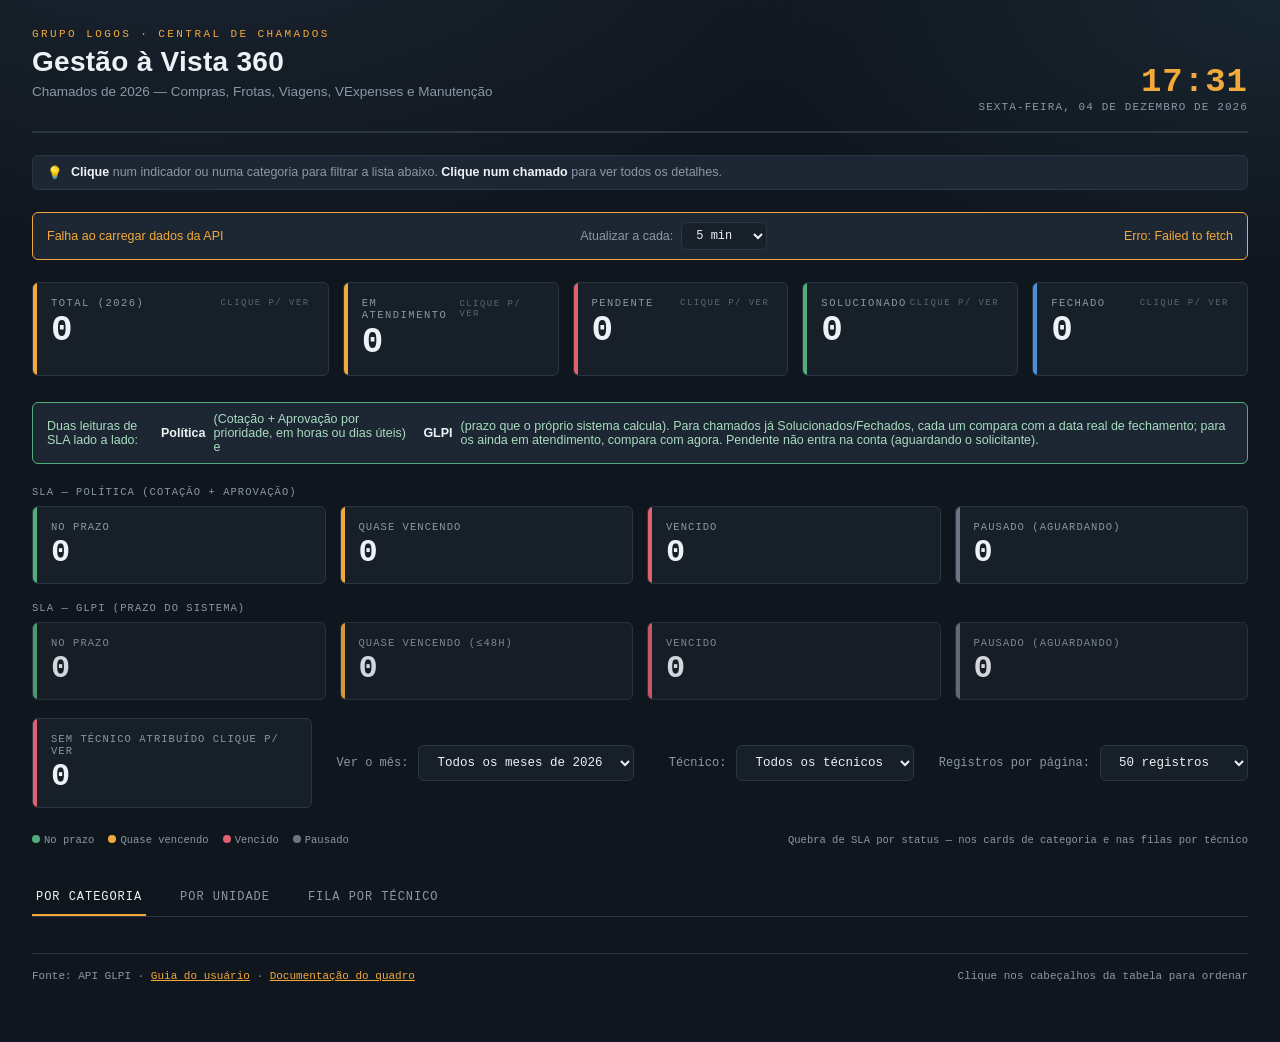
<file: index.html>
<!DOCTYPE html>
<html lang="pt-BR">
<head>
    <meta charset="UTF-8">
    <meta name="viewport" content="width=device-width, initial-scale=1.0">
    <title>Gestão à Vista 360 · Central de Chamados</title>
    <!-- Importa o arquivo de estilos externo -->
    <link rel="stylesheet" href="assets/style.css">
</head>
<body>

<header>
  <div>
    <p class="brand-eyebrow">Grupo Logos · Central de Chamados</p>
    <h1>Gestão à Vista 360</h1>
    <p class="subtitle">Chamados de 2026 — Compras, Frotas, Viagens, VExpenses e Manutenção</p>
  </div>
  <div class="board-clock">
    <div class="big" id="clock">--:--</div>
    <div class="small" id="dateline">carregando</div>
  </div>
</header>

<div class="hint">💡 <span><b>Clique</b> num indicador ou numa categoria para filtrar a lista abaixo. <b>Clique num chamado</b> para ver todos os detalhes.</span></div>
<div class="hint" id="dados-atualizados" style="color:var(--amber); border-color:var(--amber); display:flex; justify-content:space-between; align-items:center; gap:14px; flex-wrap:wrap;">
  <span id="dados-atualizados-texto">Carregando...</span>
  <span style="display:flex; align-items:center; gap:8px;">
    <label for="filtro-intervalo" style="color:var(--text-dim);">Atualizar a cada:</label>
    <select id="filtro-intervalo">
      <option value="300000" selected>5 min</option>
      <option value="600000">10 min</option>
      <option value="1800000">30 min</option>
      <option value="3600000">1 hora</option>
    </select>
  </span>
  <span id="dados-sync-texto">
      Sincronizando...
  </span>
</div>

<div class="kpi-strip">
  <div class="kpi total" data-status="__all__">
    <div class="label">Total (2026) <span class="tap">clique p/ ver</span></div>
    <div class="value" id="kpi-total">0</div>
  </div>
  <div class="kpi atend" data-status="Em atendimento (atribuído)">
    <div class="label">Em atendimento <span class="tap">clique p/ ver</span></div>
    <div class="value" id="kpi-atend">0</div>
  </div>
  <div class="kpi pend" data-status="Pendente">
    <div class="label">Pendente <span class="tap">clique p/ ver</span></div>
    <div class="value" id="kpi-pend">0</div>
  </div>
  <div class="kpi solved" data-status="Solucionado">
    <div class="label">Solucionado <span class="tap">clique p/ ver</span></div>
    <div class="value" id="kpi-solved">0</div>
  </div>
  <div class="kpi closed" data-status="Fechado">
    <div class="label">Fechado <span class="tap">clique p/ ver</span></div>
    <div class="value" id="kpi-closed">0</div>
  </div>
</div>

<div class="hint" style="border-color:var(--st-solved); color:#a9dcc0; margin-top:14px;">
  Duas leituras de SLA lado a lado: <b>Política</b> (Cotação + Aprovação por prioridade, em horas ou dias úteis) e <b>GLPI</b> (prazo que o próprio sistema calcula). Para chamados já Solucionados/Fechados, cada um compara com a data real de fechamento; para os ainda em atendimento, compara com agora. Pendente não entra na conta (aguardando o solicitante).
</div>

<div class="sla-row-label">SLA — Política (Cotação + Aprovação)</div>
<div class="sla-strip">
  <div class="sla-kpi ok" data-sla="ok">
    <div class="label">No prazo</div>
    <div class="value" id="sla-ok">0</div>
  </div>
  <div class="sla-kpi warn" data-sla="warn">
    <div class="label">Quase vencendo</div>
    <div class="value" id="sla-warn">0</div>
  </div>
  <div class="sla-kpi crit" data-sla="crit">
    <div class="label">Vencido</div>
    <div class="value" id="sla-crit">0</div>
  </div>
  <div class="sla-kpi paused" data-sla="paused">
    <div class="label">Pausado (aguardando)</div>
    <div class="value" id="sla-paused">0</div>
  </div>
</div>

<div class="sla-row-label">SLA — GLPI (prazo do sistema)</div>
<div class="sla-strip sla-strip-glpi">
  <div class="sla-kpi ok">
    <div class="label">No prazo</div>
    <div class="value" id="sla-ok-glpi">0</div>
  </div>
  <div class="sla-kpi warn">
    <div class="label">Quase vencendo (≤48h)</div>
    <div class="value" id="sla-warn-glpi">0</div>
  </div>
  <div class="sla-kpi crit">
    <div class="label">Vencido</div>
    <div class="value" id="sla-crit-glpi">0</div>
  </div>
  <div class="sla-kpi paused">
    <div class="label">Pausado (aguardando)</div>
    <div class="value" id="sla-paused-glpi">0</div>
  </div>
</div>

<div class="atrib-mes-row">
  <div class="sla-kpi crit" id="kpi-sem-tecnico-card" style="max-width:280px;">
    <div class="label">Sem técnico atribuído <span class="tap">clique p/ ver</span></div>
    <div class="value" id="kpi-sem-tecnico">0</div>
  </div>
  <div class="mes-picker">
    <label for="filtro-mes">Ver o mês:</label>
    <select id="filtro-mes"><option value="">Todos os meses de 2026</option></select>
    <span id="abertos-no-mes" style="color:var(--amber);"></span>
  </div>
  <div class="mes-picker">
    <label for="filtro-tecnico">Técnico:</label>
    <select id="filtro-tecnico"><option value="">Todos os técnicos</option></select>
  </div>
  <div class="mes-picker">
    <label for="filtro-tamanho-pagina">Registros por página:</label>
    <select id="filtro-tamanho-pagina">
      <option value="5">5 registros</option>
      <option value="10">10 registros</option>
      <option value="50" selected>50 registros</option>
      <option value="100">100 registros</option>
    </select>
  </div>
</div>

<div class="sla-legend-mini">
  <span><span class="pt" style="background:#4fae7a;"></span>No prazo</span>
  <span><span class="pt" style="background:var(--st-atend);"></span>Quase vencendo</span>
  <span><span class="pt" style="background:var(--st-pend);"></span>Vencido</span>
  <span><span class="pt" style="background:#6b7684;"></span>Pausado</span>
  <span style="margin-left:auto">Quebra de SLA por status — nos cards de categoria e nas filas por técnico</span>
</div>
<div class="category-grid" id="category-grid"></div>

<div class="filter-bar" id="filter-bar">
  <span>Filtrando por:</span>
  <span class="chip" id="chip-cat" style="display:none"></span>
  <span class="chip" id="chip-status" style="display:none"></span>
  <span class="chip" id="chip-sla" style="display:none"></span>
  <span class="chip" id="chip-atrib" style="display:none"></span>
  <span class="chip" id="chip-tec" style="display:none"></span>
  <button id="clear-filters">Limpar filtro ✕</button>
</div>

<div class="view-tabs">
  <button class="on" data-view="categoria">Por categoria</button>
  <button data-view="unidade">Por unidade</button>
  <button data-view="tecnico">Fila por técnico</button>
</div>

<div class="view on" id="view-categoria">
  <div id="sections"></div>
</div>

<div class="view" id="view-unidade">
  <div class="category-grid" id="unidade-cards"></div>
  <div id="unidade-sections" style="margin-top:22px;"></div>
</div>

<div class="view" id="view-tecnico">
  <div class="queue-legend">
    <span><i style="background:var(--st-pend)"></i>Prioridade Alta</span>
    <span><i style="background:var(--st-atend)"></i>Prioridade Média</span>
    <span><i style="background:var(--compras)"></i>Prioridade Baixa</span>
    <span style="margin-left:auto">Ordem: prioridade → mais tempo em aberto primeiro</span>
  </div>
  <div class="queue-grid" id="queue-grid"></div>

  <div class="section-head" style="margin-top:30px;">
    <h2 style="color:var(--st-pend)"><span class="dot" style="background:var(--st-pend)"></span>Sem técnico — precisa de atribuição</h2>
    <span class="section-count">agrupado por unidade, com o técnico que costuma atender</span>
  </div>
  <div class="queue-grid" id="unassigned-grid"></div>
</div>

<div class="overlay" id="overlay">
  <div class="modal">
    <button class="close" id="modal-close">✕</button>
    <div id="modal-body"></div>
  </div>
</div>

<footer>
  <span>Fonte: API GLPI · <a href="guia.html" style="color:var(--amber)">Guia do usuário</a> · <a href="docs.html" style="color:var(--amber)">Documentação do quadro</a></span>
  <span>Clique nos cabeçalhos da tabela para ordenar</span>
</footer>

<!-- Importa os scripts externos -->
<script type="module" src="assets/app.js"></script>
</body>
</html>
</file>
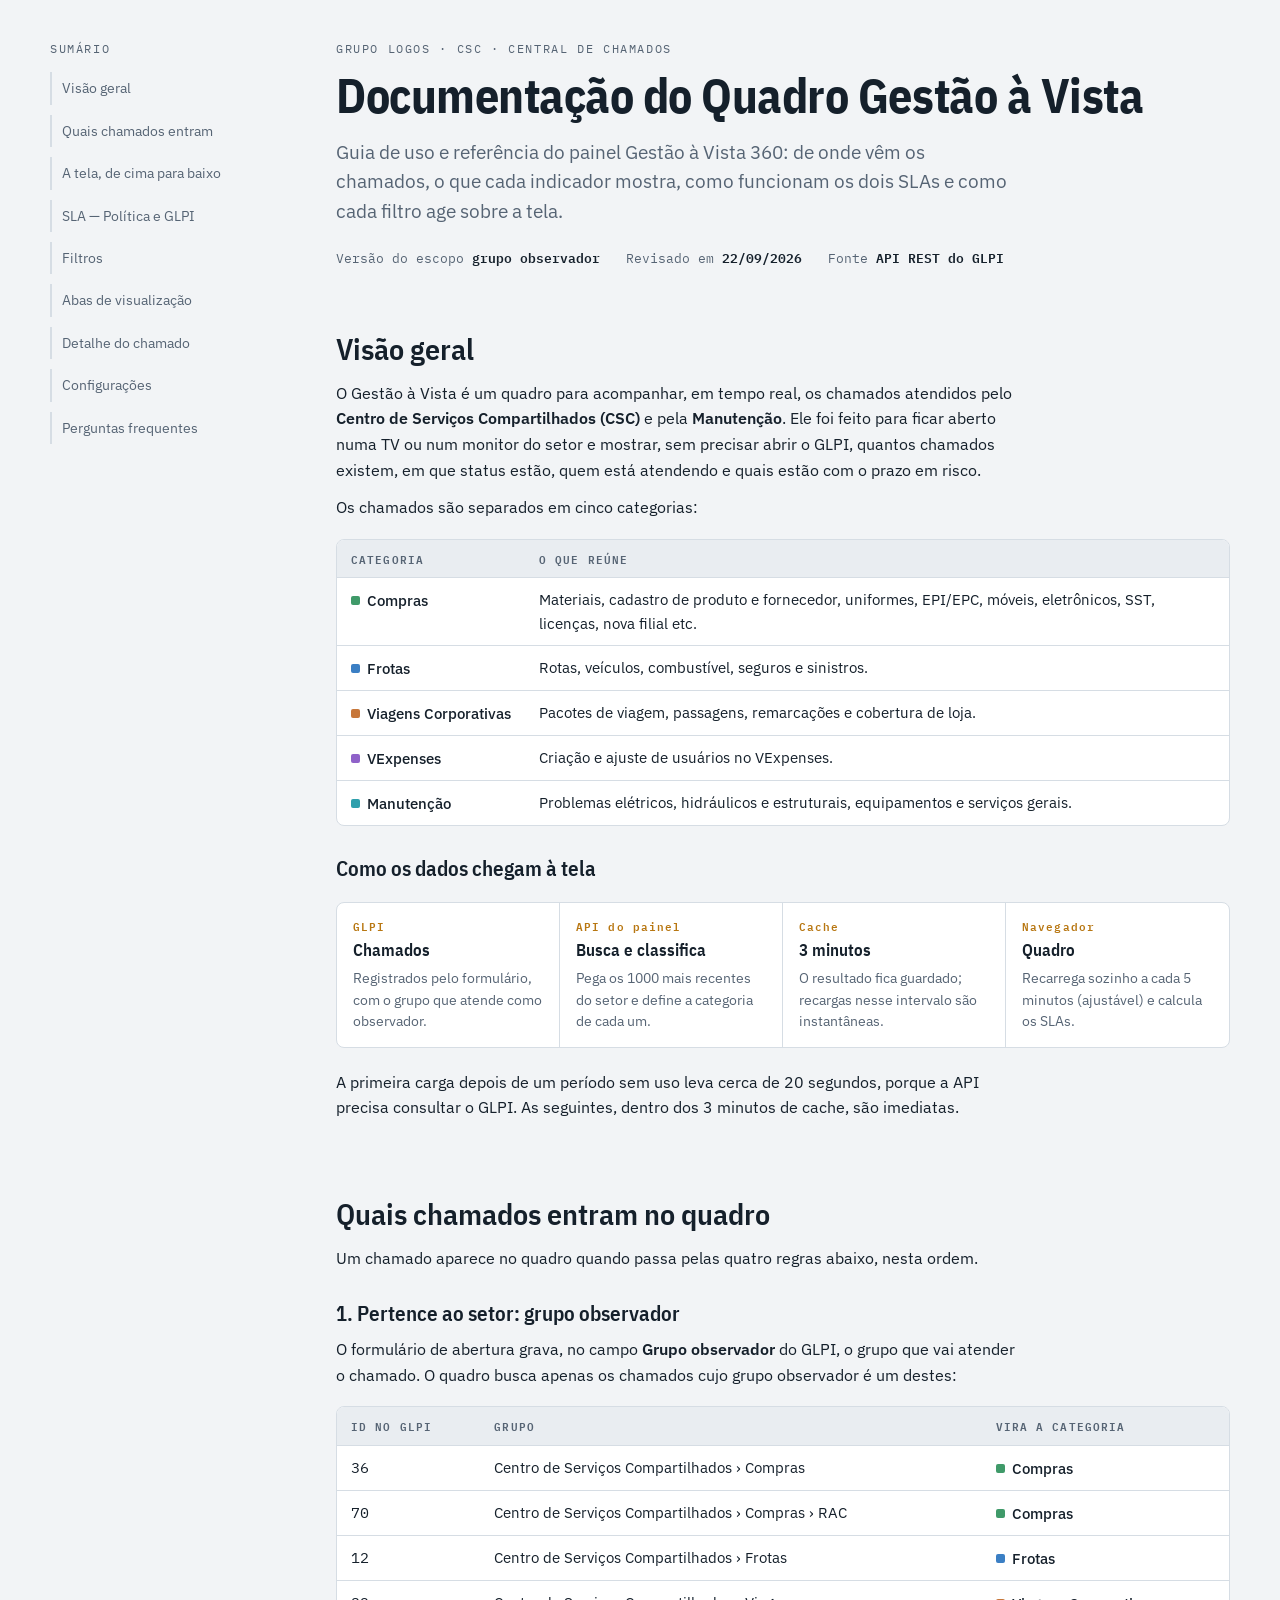
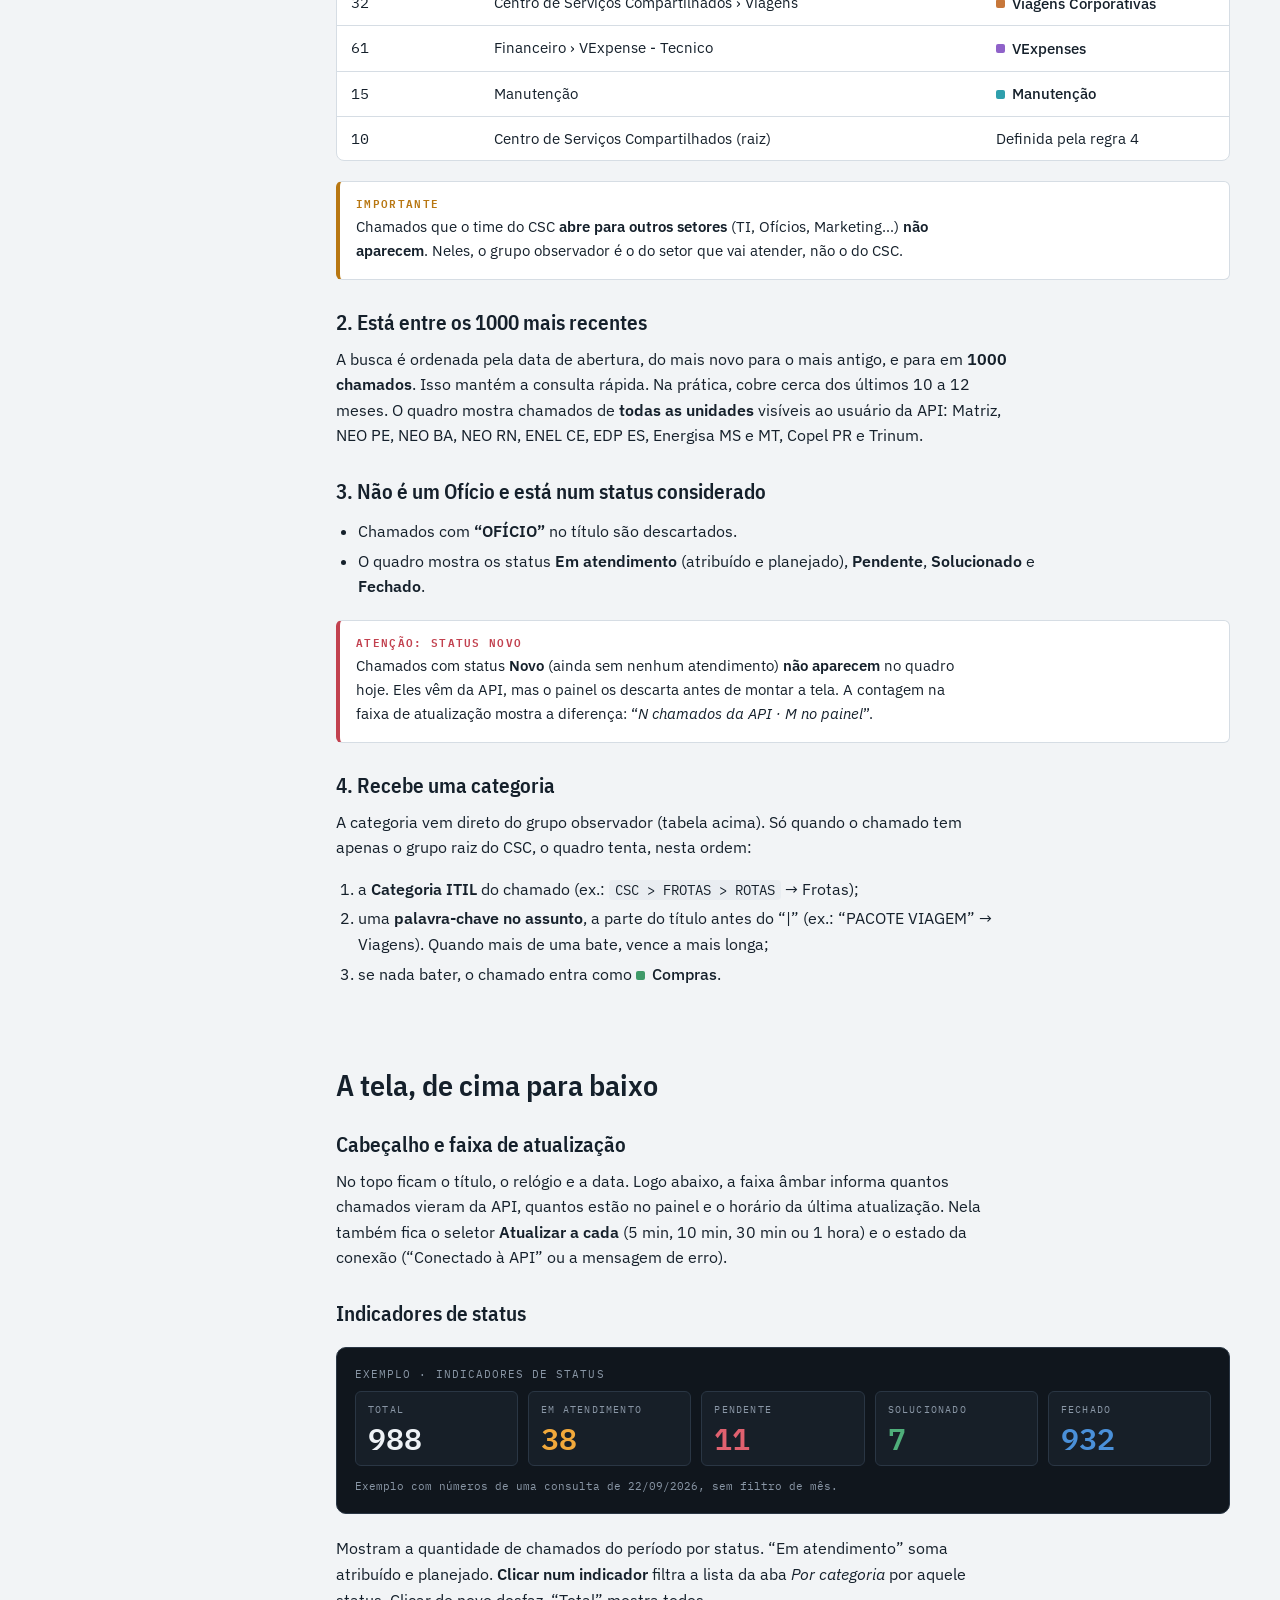
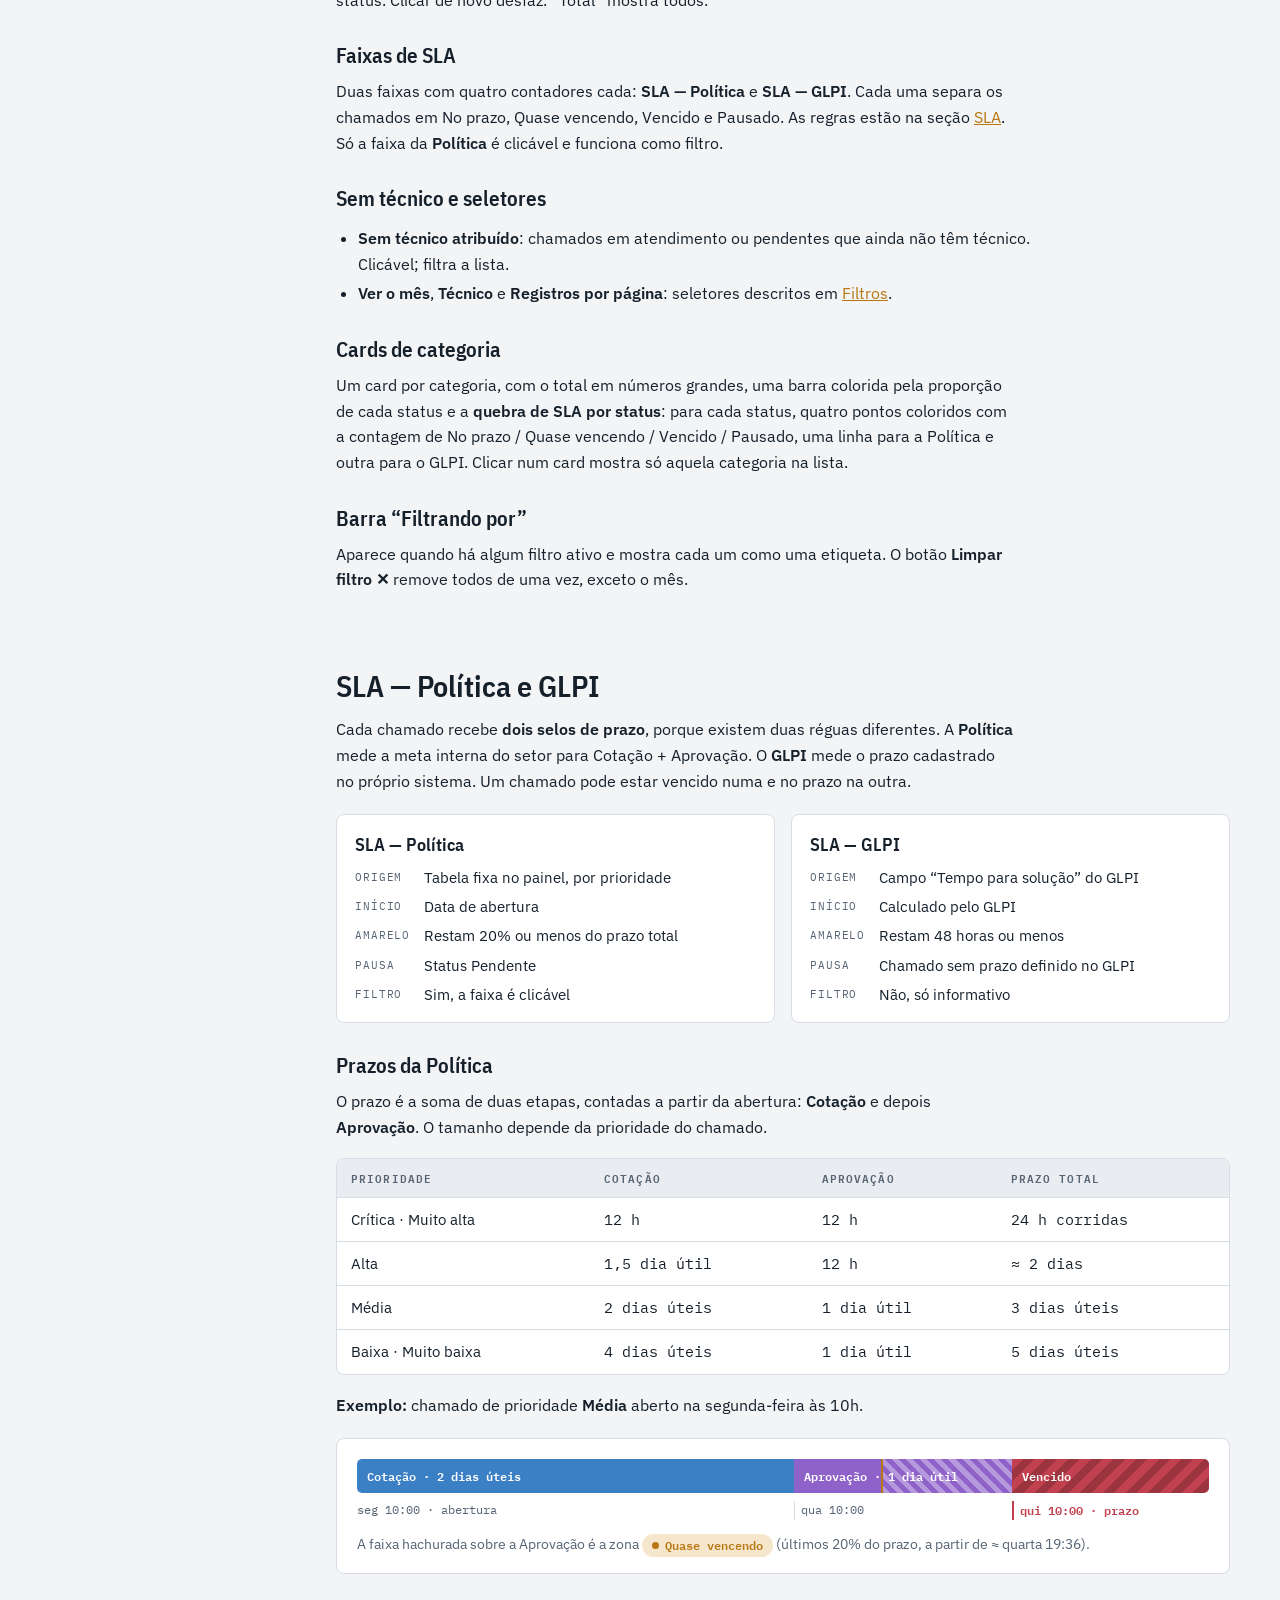
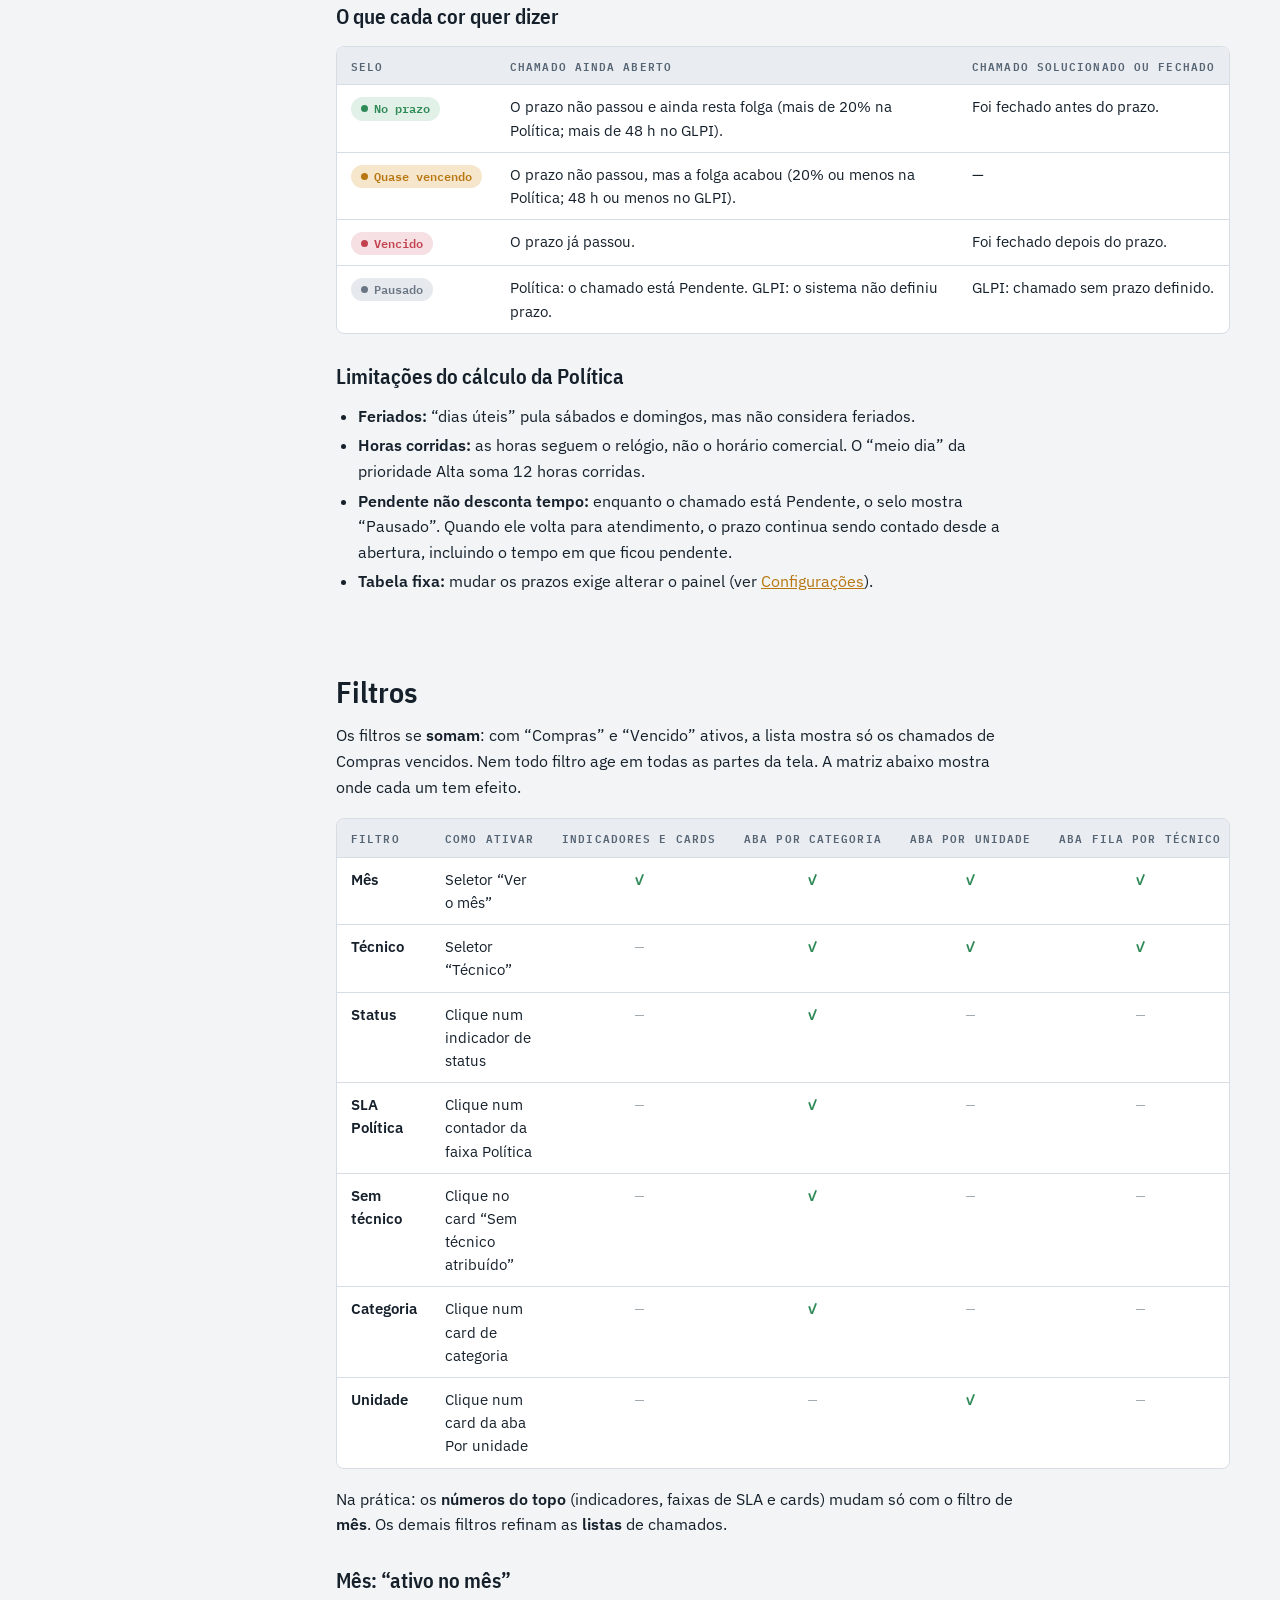
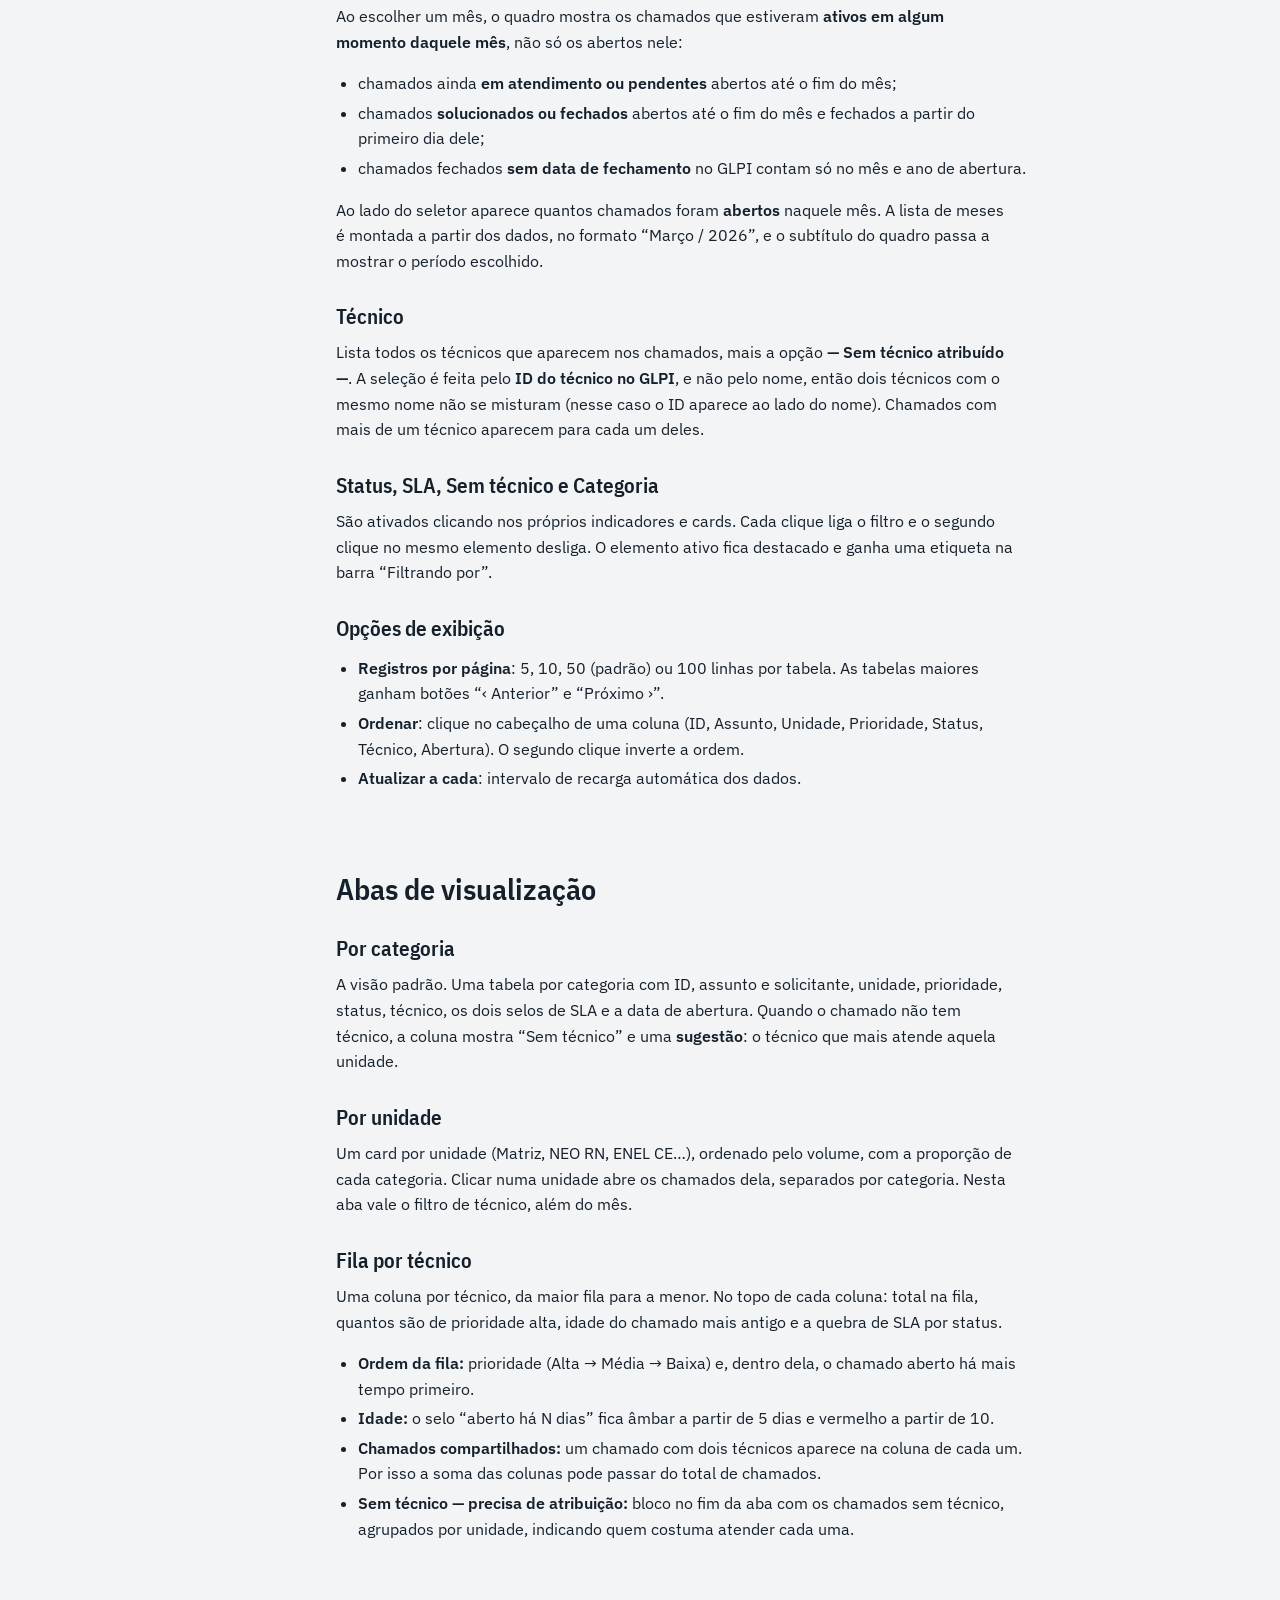
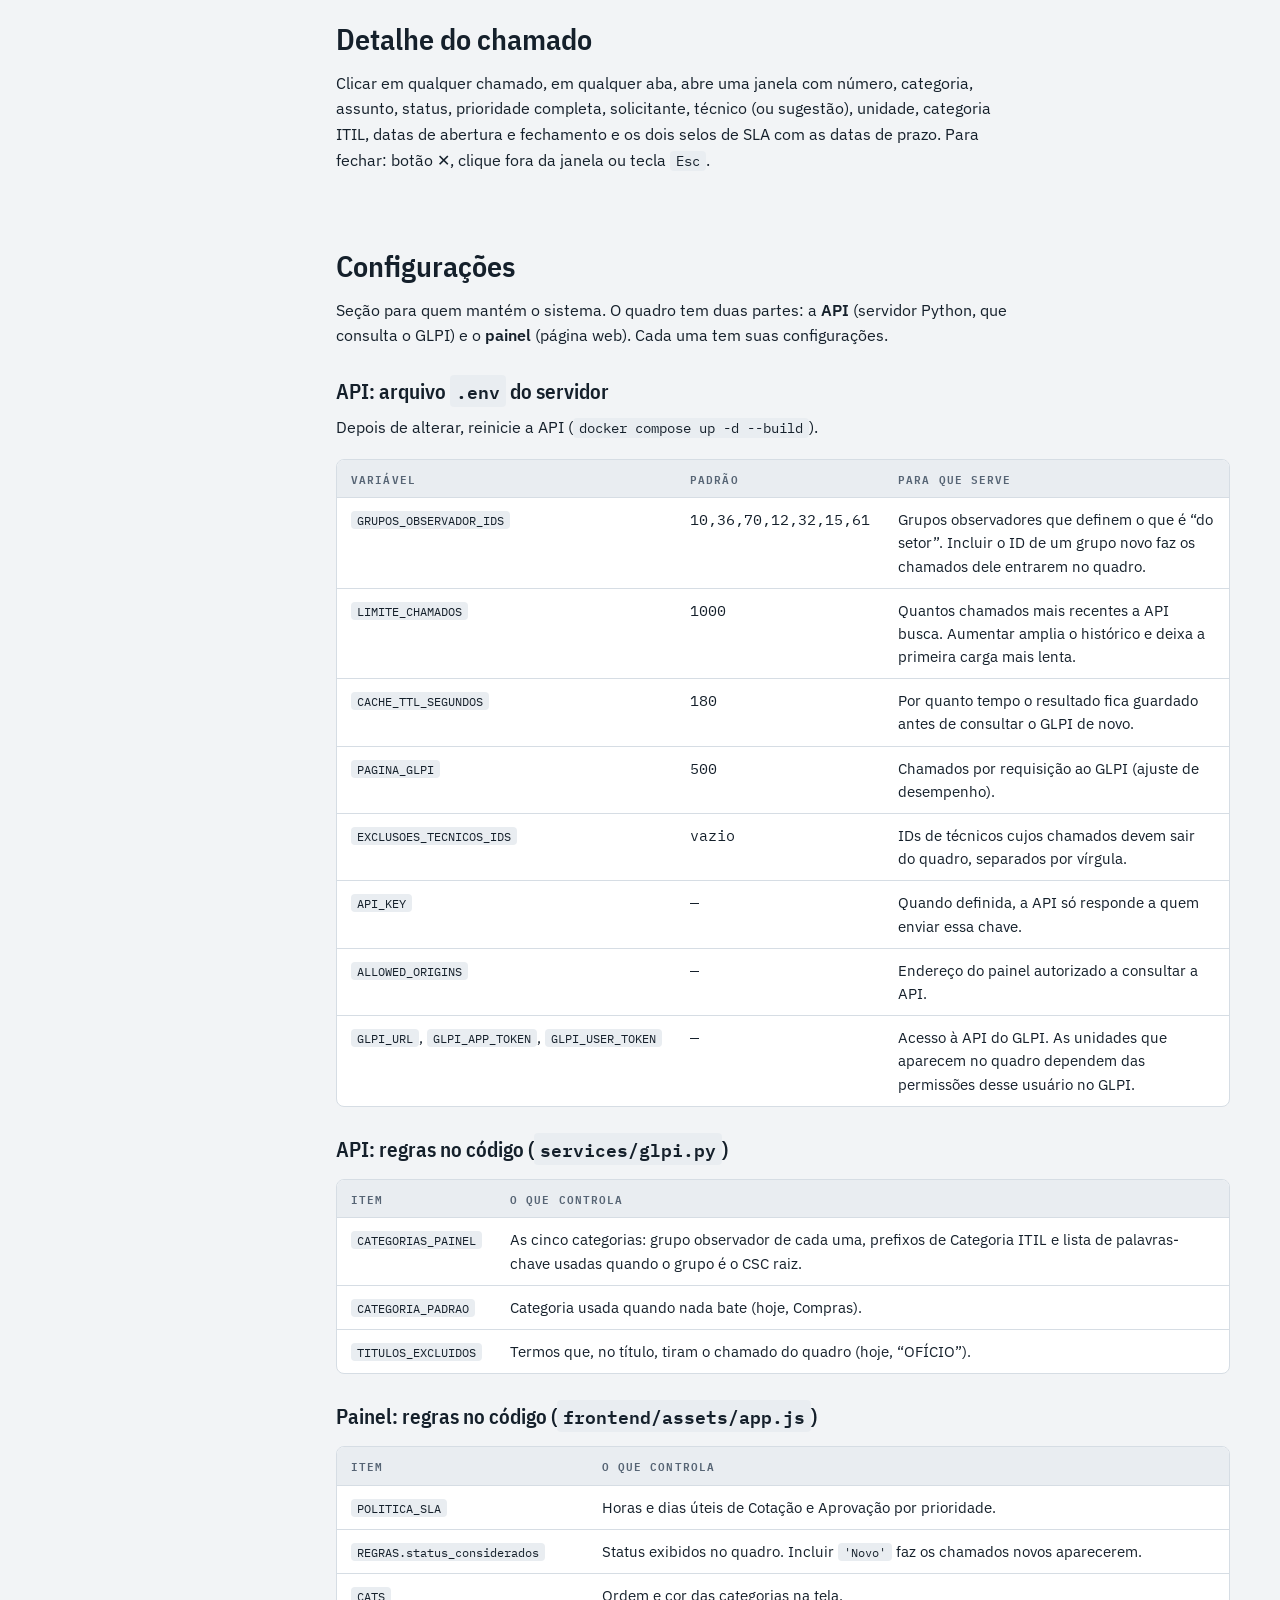
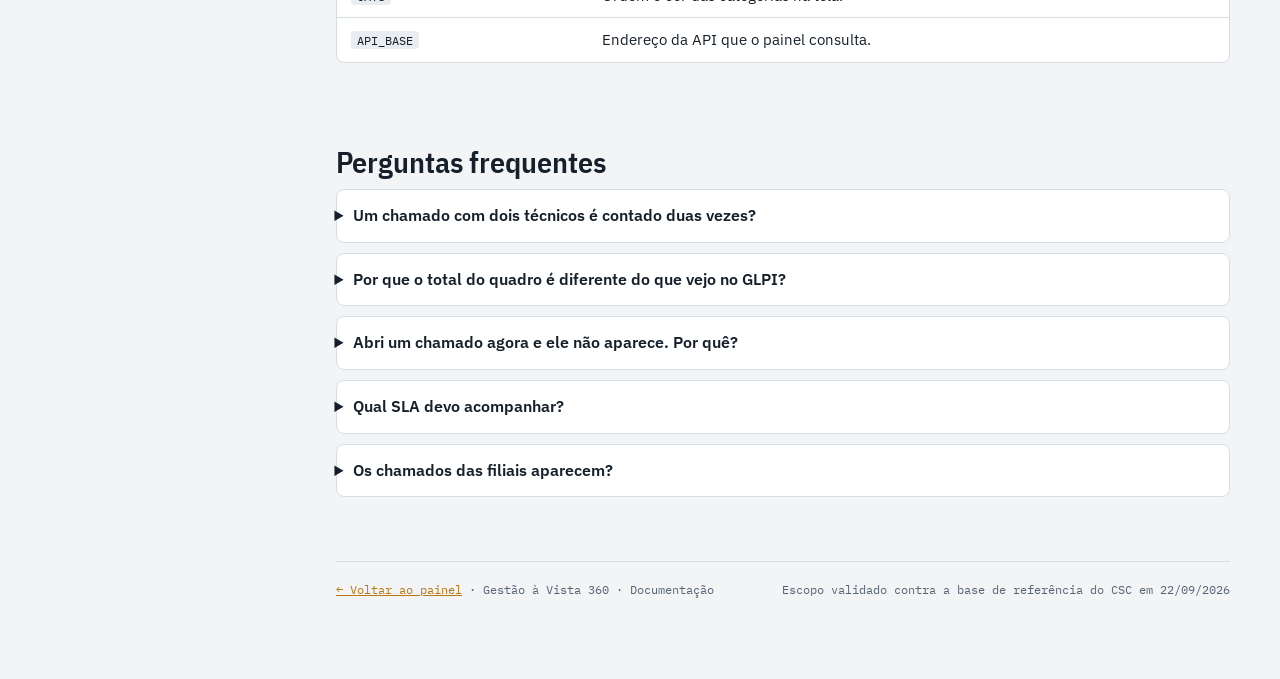
<file: docs.html>
<!DOCTYPE html>
<html lang="pt-BR">
<head>
<meta charset="UTF-8">
<meta name="viewport" content="width=device-width, initial-scale=1.0, viewport-fit=cover">
<title>Documentação do Quadro Gestão à Vista</title>
<link rel="preconnect" href="https://fonts.googleapis.com">
<link rel="preconnect" href="https://fonts.gstatic.com" crossorigin>
<link rel="stylesheet" href="https://fonts.googleapis.com/css2?family=IBM+Plex+Mono:wght@400;600&family=IBM+Plex+Sans+Condensed:wght@500;600;700&family=IBM+Plex+Sans:ital,wght@0,400;0,500;0,600;1,400&display=swap">
<style>
:root{
  --ground:#f2f4f6; --surface:#ffffff; --surface-2:#e9edf1; --ink:#15202b; --dim:#566474; --line:#d6dde4;
  --accent:#b87712; --accent-soft:#f6e7cc;
  --board:#10161d; --board-2:#171f28; --board-line:#2a3644; --board-ink:#eef2f6; --board-dim:#8a97a6; --board-amber:#f2a93b;
  --ok:#2f8a57; --warn:#b87712; --crit:#c2414f; --paused:#6b7684;
  --ok-soft:#e1f1e7; --warn-soft:#f6e7cc; --crit-soft:#f7e0e3; --paused-soft:#e6e9ed;
  --compras:#3f9a69; --frotas:#3b7fc4; --viagens:#c7773a; --vexpenses:#8f62c9; --manutencao:#2e9fac;
  --sans:"IBM Plex Sans",-apple-system,"Segoe UI",Roboto,Arial,sans-serif;
  --cond:"IBM Plex Sans Condensed","Arial Narrow","Segoe UI",sans-serif;
  --mono:"IBM Plex Mono",ui-monospace,Consolas,Menlo,monospace;
}
@media (prefers-color-scheme: dark){
  :root:not([data-theme="light"]){
    color-scheme:dark;
    --ground:#10161d; --surface:#171f28; --surface-2:#1d2733; --ink:#eef2f6; --dim:#93a0af; --line:#2a3644;
    --accent:#f2a93b; --accent-soft:#3a2d17;
    --board:#0b1016; --board-2:#131a22; --board-line:#26313d;
    --ok:#5cc28a; --warn:#f2a93b; --crit:#ec7784; --paused:#8b96a3;
    --ok-soft:#173226; --warn-soft:#3a2d17; --crit-soft:#3a1c22; --paused-soft:#222b35;
    --compras:#4fae7a; --frotas:#4a90d9; --viagens:#d98a4a; --vexpenses:#a879e0; --manutencao:#3fb6c4;
  }
}
:root[data-theme="dark"]{
  color-scheme:dark;
  --ground:#10161d; --surface:#171f28; --surface-2:#1d2733; --ink:#eef2f6; --dim:#93a0af; --line:#2a3644;
  --accent:#f2a93b; --accent-soft:#3a2d17;
  --board:#0b1016; --board-2:#131a22; --board-line:#26313d;
  --ok:#5cc28a; --warn:#f2a93b; --crit:#ec7784; --paused:#8b96a3;
  --ok-soft:#173226; --warn-soft:#3a2d17; --crit-soft:#3a1c22; --paused-soft:#222b35;
  --compras:#4fae7a; --frotas:#4a90d9; --viagens:#d98a4a; --vexpenses:#a879e0; --manutencao:#3fb6c4;
}

*{box-sizing:border-box}
body{background:var(--ground); color:var(--ink); font-family:var(--sans); font-size:16px; line-height:1.6; margin:0; padding-inline:clamp(16px,4vw,40px);}
.wrap{max-width:1180px; margin:0 auto; padding-block:40px 80px; display:grid; grid-template-columns:230px minmax(0,1fr); gap:56px; align-items:start;}
@media (max-width:900px){ .wrap{grid-template-columns:1fr; gap:24px;} }

/* sumário */
nav.toc{position:sticky; top:calc(env(safe-area-inset-top,0px) + 24px); font-size:14px;}
nav.toc .eyebrow{margin-bottom:10px}
nav.toc ol{list-style:none; margin:0; padding:0; display:grid; gap:2px; counter-reset:t;}
nav.toc a{display:block; padding:5px 10px; border-left:2px solid var(--line); color:var(--dim); text-decoration:none;}
nav.toc a:hover{color:var(--ink); border-left-color:var(--accent);}
nav.toc a:focus-visible, a:focus-visible{outline:2px solid var(--accent); outline-offset:2px;}
@media (max-width:900px){
  nav.toc{position:static; background:var(--surface); border:1px solid var(--line); border-radius:8px; padding:14px 16px;}
  nav.toc ol{grid-template-columns:repeat(auto-fill,minmax(180px,1fr));}
}

main{min-width:0}
.eyebrow{font-family:var(--mono); font-size:11.5px; letter-spacing:.14em; text-transform:uppercase; color:var(--dim);}
h1,h2,h3{font-family:var(--cond); text-wrap:balance; line-height:1.15; margin:0;}
h1{font-size:clamp(34px,5vw,48px); font-weight:700; letter-spacing:-.01em; margin-top:10px;}
h2{font-size:30px; font-weight:600; padding-top:12px;}
h3{font-size:21px; font-weight:600; margin-top:30px;}
p, li{max-width:68ch}
p{margin:12px 0}
ul, ol{padding-left:22px}
li{margin:4px 0}
section{padding-top:52px; scroll-margin-top:16px;}
section > h2 + p{margin-top:14px}
.lede{font-size:18.5px; color:var(--dim); max-width:62ch; margin-top:14px;}
code, .k{font-family:var(--mono); font-size:.86em; background:var(--surface-2); padding:1px 6px; border-radius:4px; white-space:nowrap;}
b, strong{font-weight:600}
a{color:var(--accent)}

.meta-row{display:flex; flex-wrap:wrap; gap:8px 26px; margin-top:22px; font-family:var(--mono); font-size:12.5px; color:var(--dim);}
.meta-row span b{color:var(--ink); font-weight:600}

/* mini réplica do quadro */
.board{background:var(--board); color:var(--board-ink); border:1px solid var(--board-line); border-radius:10px; padding:18px; margin:22px 0; overflow-x:auto;}
.board .row{display:grid; grid-template-columns:repeat(5,minmax(96px,1fr)); gap:10px; min-width:520px;}
.board .row.four{grid-template-columns:repeat(4,minmax(110px,1fr));}
.board .tile{background:var(--board-2); border:1px solid var(--board-line); border-radius:6px; padding:10px 12px;}
.board .tile .l{font-family:var(--mono); font-size:10px; letter-spacing:.12em; text-transform:uppercase; color:var(--board-dim);}
.board .tile .v{font-family:var(--mono); font-size:30px; font-weight:600; line-height:1.1; margin-top:4px; font-variant-numeric:tabular-nums;}
.board .cap{font-family:var(--mono); font-size:10.5px; letter-spacing:.1em; text-transform:uppercase; color:var(--board-dim); margin:14px 0 8px;}
.board .cap:first-child{margin-top:0}
.board .note{font-family:var(--mono); font-size:11px; color:var(--board-dim); margin-top:12px;}
.v.amber{color:var(--board-amber)} .v.red{color:#e0616f} .v.green{color:#4fae7a} .v.blue{color:#4a90d9} .v.grey{color:#8a97a6}

/* tabelas */
.table{overflow-x:auto; margin:18px 0; border:1px solid var(--line); border-radius:8px; background:var(--surface);}
table{border-collapse:collapse; width:100%; font-size:14.5px;}
th, td{text-align:left; padding:10px 14px; border-bottom:1px solid var(--line); vertical-align:top;}
tr:last-child td{border-bottom:0}
th{font-family:var(--mono); font-size:11px; letter-spacing:.1em; text-transform:uppercase; color:var(--dim); font-weight:600; background:var(--surface-2); white-space:nowrap;}
td.num{font-family:var(--mono); font-variant-numeric:tabular-nums; white-space:nowrap;}
td.nowrap{white-space:nowrap}

/* selos */
.pill{display:inline-flex; align-items:center; gap:6px; font-family:var(--mono); font-size:12px; padding:2px 10px; border-radius:999px; white-space:nowrap; font-weight:600;}
.pill::before{content:""; width:7px; height:7px; border-radius:50%; background:currentColor;}
.pill.ok{color:var(--ok); background:var(--ok-soft)} .pill.warn{color:var(--warn); background:var(--warn-soft)}
.pill.crit{color:var(--crit); background:var(--crit-soft)} .pill.paused{color:var(--paused); background:var(--paused-soft)}
.cat{display:inline-flex; align-items:center; gap:7px; font-weight:500; white-space:nowrap;}
.cat::before{content:""; width:9px; height:9px; border-radius:2px; background:var(--c);}

/* régua de SLA */
.ruler{background:var(--surface); border:1px solid var(--line); border-radius:8px; padding:20px 20px 16px; margin:20px 0; overflow-x:auto;}
.ruler .track{position:relative; display:grid; grid-template-columns:2fr 1fr 0.9fr; min-width:560px; height:34px; border-radius:5px; overflow:hidden; font-family:var(--mono); font-size:12px;}
.ruler .seg{display:flex; align-items:center; padding:0 10px; color:#fff; font-weight:600;}
.ruler .s1{background:var(--frotas)} .ruler .s2{background:var(--vexpenses)} .ruler .s3{background:repeating-linear-gradient(135deg,var(--crit) 0 8px,color-mix(in srgb,var(--crit) 80%,#000) 8px 16px)}
.ruler .warnzone{position:absolute; top:0; bottom:0; left:calc(100% / 3.9 * 3 * .8); width:calc(100% / 3.9 * 3 * .2); background:repeating-linear-gradient(45deg,rgba(255,255,255,.35) 0 5px,transparent 5px 10px); border-left:2px solid var(--warn);}
.ruler .ticks{display:grid; grid-template-columns:2fr 1fr 0.9fr; min-width:560px; margin-top:8px; font-family:var(--mono); font-size:11.5px; color:var(--dim);}
.ruler .ticks span:nth-child(2){border-left:1px solid var(--line); padding-left:6px}
.ruler .ticks span:nth-child(3){border-left:2px solid var(--crit); padding-left:6px; color:var(--crit); font-weight:600}
.ruler .legend{display:flex; flex-wrap:wrap; gap:8px 18px; margin-top:14px; font-size:13.5px; color:var(--dim);}

/* comparação lado a lado */
.pair{display:grid; grid-template-columns:1fr 1fr; gap:16px; margin:20px 0;}
@media (max-width:700px){ .pair{grid-template-columns:1fr} }
.pair > div{background:var(--surface); border:1px solid var(--line); border-radius:8px; padding:16px 18px;}
.pair h4{margin:0 0 6px; font-family:var(--cond); font-size:18px; font-weight:600;}
.pair dl{margin:0; display:grid; grid-template-columns:auto 1fr; gap:6px 14px; font-size:14.5px;}
.pair dt{font-family:var(--mono); font-size:11px; letter-spacing:.08em; text-transform:uppercase; color:var(--dim); padding-top:3px;}
.pair dd{margin:0}

/* matriz de filtros */
.matrix td.y, .matrix td.n{text-align:center; font-family:var(--mono); font-weight:600;}
.matrix td.y{color:var(--ok)} .matrix td.n{color:var(--dim); opacity:.55}
.matrix th.c{text-align:center}

/* aviso */
.callout{border:1px solid var(--line); border-left:4px solid var(--accent); background:var(--surface); border-radius:6px; padding:12px 16px; margin:20px 0; font-size:15px;}
.callout.crit{border-left-color:var(--crit)}
.callout p{margin:4px 0}
.callout .t{font-family:var(--mono); font-size:11px; letter-spacing:.12em; text-transform:uppercase; color:var(--accent); font-weight:600;}
.callout.crit .t{color:var(--crit)}

/* passos do fluxo de dados */
.flow{display:grid; grid-template-columns:repeat(4,1fr); gap:0; margin:22px 0; border:1px solid var(--line); border-radius:8px; overflow:hidden; background:var(--surface);}
.flow > div{padding:14px 16px; border-right:1px solid var(--line); font-size:14px;}
.flow > div:last-child{border-right:0}
.flow .n{font-family:var(--mono); font-size:11px; color:var(--accent); letter-spacing:.1em; font-weight:600;}
.flow .h{font-family:var(--cond); font-weight:600; font-size:17px; margin:2px 0 4px;}
.flow p{margin:0; color:var(--dim); font-size:13.5px}
@media (max-width:760px){ .flow{grid-template-columns:1fr 1fr} .flow > div:nth-child(2){border-right:0} .flow > div:nth-child(-n+2){border-bottom:1px solid var(--line)} }
@media (max-width:440px){ .flow{grid-template-columns:1fr} .flow > div{border-right:0; border-bottom:1px solid var(--line)} .flow > div:last-child{border-bottom:0} }

details{background:var(--surface); border:1px solid var(--line); border-radius:8px; padding:0 16px; margin:10px 0;}
details summary{cursor:pointer; padding:13px 0; font-weight:600; list-style-position:outside;}
details[open] summary{border-bottom:1px solid var(--line)}
details > div{padding:4px 0 10px}
footer{margin-top:64px; padding-top:18px; border-top:1px solid var(--line); font-family:var(--mono); font-size:12px; color:var(--dim); display:flex; flex-wrap:wrap; gap:8px 24px; justify-content:space-between;}
@media (prefers-reduced-motion:no-preference){ html{scroll-behavior:smooth} }
</style>

</head>
<body>
<div class="wrap">
<nav class="toc" aria-label="Sumário">
  <div class="eyebrow">Sumário</div>
  <ol>
    <li><a href="#visao">Visão geral</a></li>
    <li><a href="#escopo">Quais chamados entram</a></li>
    <li><a href="#tela">A tela, de cima para baixo</a></li>
    <li><a href="#sla">SLA — Política e GLPI</a></li>
    <li><a href="#filtros">Filtros</a></li>
    <li><a href="#visoes">Abas de visualização</a></li>
    <li><a href="#detalhe">Detalhe do chamado</a></li>
    <li><a href="#config">Configurações</a></li>
    <li><a href="#faq">Perguntas frequentes</a></li>
  </ol>
</nav>

<main>
<header>
  <div class="eyebrow">Grupo Logos · CSC · Central de Chamados</div>
  <h1>Documentação do Quadro Gestão à Vista</h1>
  <p class="lede">Guia de uso e referência do painel Gestão à Vista 360: de onde vêm os chamados, o que cada indicador mostra, como funcionam os dois SLAs e como cada filtro age sobre a tela.</p>
  <div class="meta-row">
    <span>Versão do escopo <b>grupo observador</b></span>
    <span>Revisado em <b>22/09/2026</b></span>
    <span>Fonte <b>API REST do GLPI</b></span>
  </div>
</header>

<!-- ============ 1 ============ -->
<section id="visao">
  <h2>Visão geral</h2>
  <p>O Gestão à Vista é um quadro para acompanhar, em tempo real, os chamados atendidos pelo <b>Centro de Serviços Compartilhados (CSC)</b> e pela <b>Manutenção</b>. Ele foi feito para ficar aberto numa TV ou num monitor do setor e mostrar, sem precisar abrir o GLPI, quantos chamados existem, em que status estão, quem está atendendo e quais estão com o prazo em risco.</p>
  <p>Os chamados são separados em cinco categorias:</p>
  <div class="table"><table>
    <thead><tr><th>Categoria</th><th>O que reúne</th></tr></thead>
    <tbody>
      <tr><td><span class="cat" style="--c:var(--compras)">Compras</span></td><td>Materiais, cadastro de produto e fornecedor, uniformes, EPI/EPC, móveis, eletrônicos, SST, licenças, nova filial etc.</td></tr>
      <tr><td><span class="cat" style="--c:var(--frotas)">Frotas</span></td><td>Rotas, veículos, combustível, seguros e sinistros.</td></tr>
      <tr><td><span class="cat" style="--c:var(--viagens)">Viagens Corporativas</span></td><td>Pacotes de viagem, passagens, remarcações e cobertura de loja.</td></tr>
      <tr><td><span class="cat" style="--c:var(--vexpenses)">VExpenses</span></td><td>Criação e ajuste de usuários no VExpenses.</td></tr>
      <tr><td><span class="cat" style="--c:var(--manutencao)">Manutenção</span></td><td>Problemas elétricos, hidráulicos e estruturais, equipamentos e serviços gerais.</td></tr>
    </tbody>
  </table></div>

  <h3>Como os dados chegam à tela</h3>
  <div class="flow">
    <div><div class="n">GLPI</div><div class="h">Chamados</div><p>Registrados pelo formulário, com o grupo que atende como observador.</p></div>
    <div><div class="n">API do painel</div><div class="h">Busca e classifica</div><p>Pega os 1000 mais recentes do setor e define a categoria de cada um.</p></div>
    <div><div class="n">Cache</div><div class="h">3 minutos</div><p>O resultado fica guardado; recargas nesse intervalo são instantâneas.</p></div>
    <div><div class="n">Navegador</div><div class="h">Quadro</div><p>Recarrega sozinho a cada 5 minutos (ajustável) e calcula os SLAs.</p></div>
  </div>
  <p>A primeira carga depois de um período sem uso leva cerca de 20 segundos, porque a API precisa consultar o GLPI. As seguintes, dentro dos 3 minutos de cache, são imediatas.</p>
</section>

<!-- ============ 2 ============ -->
<section id="escopo">
  <h2>Quais chamados entram no quadro</h2>
  <p>Um chamado aparece no quadro quando passa pelas quatro regras abaixo, nesta ordem.</p>

  <h3>1. Pertence ao setor: grupo observador</h3>
  <p>O formulário de abertura grava, no campo <b>Grupo observador</b> do GLPI, o grupo que vai atender o chamado. O quadro busca apenas os chamados cujo grupo observador é um destes:</p>
  <div class="table"><table>
    <thead><tr><th>ID no GLPI</th><th>Grupo</th><th>Vira a categoria</th></tr></thead>
    <tbody>
      <tr><td class="num">36</td><td>Centro de Serviços Compartilhados › Compras</td><td><span class="cat" style="--c:var(--compras)">Compras</span></td></tr>
      <tr><td class="num">70</td><td>Centro de Serviços Compartilhados › Compras › RAC</td><td><span class="cat" style="--c:var(--compras)">Compras</span></td></tr>
      <tr><td class="num">12</td><td>Centro de Serviços Compartilhados › Frotas</td><td><span class="cat" style="--c:var(--frotas)">Frotas</span></td></tr>
      <tr><td class="num">32</td><td>Centro de Serviços Compartilhados › Viagens</td><td><span class="cat" style="--c:var(--viagens)">Viagens Corporativas</span></td></tr>
      <tr><td class="num">61</td><td>Financeiro › VExpense - Tecnico</td><td><span class="cat" style="--c:var(--vexpenses)">VExpenses</span></td></tr>
      <tr><td class="num">15</td><td>Manutenção</td><td><span class="cat" style="--c:var(--manutencao)">Manutenção</span></td></tr>
      <tr><td class="num">10</td><td>Centro de Serviços Compartilhados (raiz)</td><td>Definida pela regra 4</td></tr>
    </tbody>
  </table></div>
  <div class="callout">
    <div class="t">Importante</div>
    <p>Chamados que o time do CSC <b>abre para outros setores</b> (TI, Ofícios, Marketing…) <b>não aparecem</b>. Neles, o grupo observador é o do setor que vai atender, não o do CSC.</p>
  </div>

  <h3>2. Está entre os 1000 mais recentes</h3>
  <p>A busca é ordenada pela data de abertura, do mais novo para o mais antigo, e para em <b>1000 chamados</b>. Isso mantém a consulta rápida. Na prática, cobre cerca dos últimos 10 a 12 meses. O quadro mostra chamados de <b>todas as unidades</b> visíveis ao usuário da API: Matriz, NEO PE, NEO BA, NEO RN, ENEL CE, EDP ES, Energisa MS e MT, Copel PR e Trinum.</p>

  <h3>3. Não é um Ofício e está num status considerado</h3>
  <ul>
    <li>Chamados com <b>“OFÍCIO”</b> no título são descartados.</li>
    <li>O quadro mostra os status <b>Em atendimento</b> (atribuído e planejado), <b>Pendente</b>, <b>Solucionado</b> e <b>Fechado</b>.</li>
  </ul>
  <div class="callout crit">
    <div class="t">Atenção: status Novo</div>
    <p>Chamados com status <b>Novo</b> (ainda sem nenhum atendimento) <b>não aparecem</b> no quadro hoje. Eles vêm da API, mas o painel os descarta antes de montar a tela. A contagem na faixa de atualização mostra a diferença: “<i>N chamados da API · M no painel</i>”.</p>
  </div>

  <h3>4. Recebe uma categoria</h3>
  <p>A categoria vem direto do grupo observador (tabela acima). Só quando o chamado tem apenas o grupo raiz do CSC, o quadro tenta, nesta ordem:</p>
  <ol>
    <li>a <b>Categoria ITIL</b> do chamado (ex.: <code>CSC &gt; FROTAS &gt; ROTAS</code> → Frotas);</li>
    <li>uma <b>palavra-chave no assunto</b>, a parte do título antes do “|” (ex.: “PACOTE VIAGEM” → Viagens). Quando mais de uma bate, vence a mais longa;</li>
    <li>se nada bater, o chamado entra como <span class="cat" style="--c:var(--compras)">Compras</span>.</li>
  </ol>
</section>

<!-- ============ 3 ============ -->
<section id="tela">
  <h2>A tela, de cima para baixo</h2>

  <h3>Cabeçalho e faixa de atualização</h3>
  <p>No topo ficam o título, o relógio e a data. Logo abaixo, a faixa âmbar informa quantos chamados vieram da API, quantos estão no painel e o horário da última atualização. Nela também fica o seletor <b>Atualizar a cada</b> (5 min, 10 min, 30 min ou 1 hora) e o estado da conexão (“Conectado à API” ou a mensagem de erro).</p>

  <h3>Indicadores de status</h3>
  <div class="board" role="img" aria-label="Exemplo da faixa de indicadores de status">
    <div class="cap">Exemplo · indicadores de status</div>
    <div class="row">
      <div class="tile"><div class="l">Total</div><div class="v">988</div></div>
      <div class="tile"><div class="l">Em atendimento</div><div class="v amber">38</div></div>
      <div class="tile"><div class="l">Pendente</div><div class="v red">11</div></div>
      <div class="tile"><div class="l">Solucionado</div><div class="v green">7</div></div>
      <div class="tile"><div class="l">Fechado</div><div class="v blue">932</div></div>
    </div>
    <div class="note">Exemplo com números de uma consulta de 22/09/2026, sem filtro de mês.</div>
  </div>
  <p>Mostram a quantidade de chamados do período por status. “Em atendimento” soma atribuído e planejado. <b>Clicar num indicador</b> filtra a lista da aba <i>Por categoria</i> por aquele status. Clicar de novo desfaz. “Total” mostra todos.</p>

  <h3>Faixas de SLA</h3>
  <p>Duas faixas com quatro contadores cada: <b>SLA — Política</b> e <b>SLA — GLPI</b>. Cada uma separa os chamados em No prazo, Quase vencendo, Vencido e Pausado. As regras estão na seção <a href="#sla">SLA</a>. Só a faixa da <b>Política</b> é clicável e funciona como filtro.</p>

  <h3>Sem técnico e seletores</h3>
  <ul>
    <li><b>Sem técnico atribuído</b>: chamados em atendimento ou pendentes que ainda não têm técnico. Clicável; filtra a lista.</li>
    <li><b>Ver o mês</b>, <b>Técnico</b> e <b>Registros por página</b>: seletores descritos em <a href="#filtros">Filtros</a>.</li>
  </ul>

  <h3>Cards de categoria</h3>
  <p>Um card por categoria, com o total em números grandes, uma barra colorida pela proporção de cada status e a <b>quebra de SLA por status</b>: para cada status, quatro pontos coloridos com a contagem de No prazo / Quase vencendo / Vencido / Pausado, uma linha para a Política e outra para o GLPI. Clicar num card mostra só aquela categoria na lista.</p>

  <h3>Barra “Filtrando por”</h3>
  <p>Aparece quando há algum filtro ativo e mostra cada um como uma etiqueta. O botão <b>Limpar filtro ✕</b> remove todos de uma vez, exceto o mês.</p>
</section>

<!-- ============ 4 ============ -->
<section id="sla">
  <h2>SLA — Política e GLPI</h2>
  <p>Cada chamado recebe <b>dois selos de prazo</b>, porque existem duas réguas diferentes. A <b>Política</b> mede a meta interna do setor para Cotação + Aprovação. O <b>GLPI</b> mede o prazo cadastrado no próprio sistema. Um chamado pode estar vencido numa e no prazo na outra.</p>

  <div class="pair">
    <div>
      <h4>SLA — Política</h4>
      <dl>
        <dt>Origem</dt><dd>Tabela fixa no painel, por prioridade</dd>
        <dt>Início</dt><dd>Data de abertura</dd>
        <dt>Amarelo</dt><dd>Restam 20% ou menos do prazo total</dd>
        <dt>Pausa</dt><dd>Status Pendente</dd>
        <dt>Filtro</dt><dd>Sim, a faixa é clicável</dd>
      </dl>
    </div>
    <div>
      <h4>SLA — GLPI</h4>
      <dl>
        <dt>Origem</dt><dd>Campo “Tempo para solução” do GLPI</dd>
        <dt>Início</dt><dd>Calculado pelo GLPI</dd>
        <dt>Amarelo</dt><dd>Restam 48 horas ou menos</dd>
        <dt>Pausa</dt><dd>Chamado sem prazo definido no GLPI</dd>
        <dt>Filtro</dt><dd>Não, só informativo</dd>
      </dl>
    </div>
  </div>

  <h3>Prazos da Política</h3>
  <p>O prazo é a soma de duas etapas, contadas a partir da abertura: <b>Cotação</b> e depois <b>Aprovação</b>. O tamanho depende da prioridade do chamado.</p>
  <div class="table"><table>
    <thead><tr><th>Prioridade</th><th>Cotação</th><th>Aprovação</th><th>Prazo total</th></tr></thead>
    <tbody>
      <tr><td>Crítica · Muito alta</td><td class="num">12 h</td><td class="num">12 h</td><td class="num">24 h corridas</td></tr>
      <tr><td>Alta</td><td class="num">1,5 dia útil</td><td class="num">12 h</td><td class="num">≈ 2 dias</td></tr>
      <tr><td>Média</td><td class="num">2 dias úteis</td><td class="num">1 dia útil</td><td class="num">3 dias úteis</td></tr>
      <tr><td>Baixa · Muito baixa</td><td class="num">4 dias úteis</td><td class="num">1 dia útil</td><td class="num">5 dias úteis</td></tr>
    </tbody>
  </table></div>

  <p><b>Exemplo:</b> chamado de prioridade <b>Média</b> aberto na segunda-feira às 10h.</p>
  <div class="ruler" role="img" aria-label="Régua do SLA Política para um chamado de prioridade Média: cotação até quarta 10h, aprovação até quinta 10h, depois vencido">
    <div class="track">
      <div class="seg s1">Cotação · 2 dias úteis</div>
      <div class="seg s2">Aprovação · 1 dia útil</div>
      <div class="seg s3">Vencido</div>
      <div class="warnzone" title="Quase vencendo: últimos 20%"></div>
    </div>
    <div class="ticks">
      <span>seg 10:00 · abertura</span>
      <span>qua 10:00</span>
      <span>qui 10:00 · prazo</span>
    </div>
    <div class="legend">
      <span>A faixa hachurada sobre a Aprovação é a zona <span class="pill warn">Quase vencendo</span> (últimos 20% do prazo, a partir de ≈ quarta 19:36).</span>
    </div>
  </div>

  <h3>O que cada cor quer dizer</h3>
  <div class="table"><table>
    <thead><tr><th>Selo</th><th>Chamado ainda aberto</th><th>Chamado Solucionado ou Fechado</th></tr></thead>
    <tbody>
      <tr><td><span class="pill ok">No prazo</span></td><td>O prazo não passou e ainda resta folga (mais de 20% na Política; mais de 48 h no GLPI).</td><td>Foi fechado antes do prazo.</td></tr>
      <tr><td><span class="pill warn">Quase vencendo</span></td><td>O prazo não passou, mas a folga acabou (20% ou menos na Política; 48 h ou menos no GLPI).</td><td>—</td></tr>
      <tr><td><span class="pill crit">Vencido</span></td><td>O prazo já passou.</td><td>Foi fechado depois do prazo.</td></tr>
      <tr><td><span class="pill paused">Pausado</span></td><td>Política: o chamado está Pendente. GLPI: o sistema não definiu prazo.</td><td>GLPI: chamado sem prazo definido.</td></tr>
    </tbody>
  </table></div>

  <h3>Limitações do cálculo da Política</h3>
  <ul>
    <li><b>Feriados:</b> “dias úteis” pula sábados e domingos, mas não considera feriados.</li>
    <li><b>Horas corridas:</b> as horas seguem o relógio, não o horário comercial. O “meio dia” da prioridade Alta soma 12 horas corridas.</li>
    <li><b>Pendente não desconta tempo:</b> enquanto o chamado está Pendente, o selo mostra “Pausado”. Quando ele volta para atendimento, o prazo continua sendo contado desde a abertura, incluindo o tempo em que ficou pendente.</li>
    <li><b>Tabela fixa:</b> mudar os prazos exige alterar o painel (ver <a href="#config">Configurações</a>).</li>
  </ul>
</section>

<!-- ============ 5 ============ -->
<section id="filtros">
  <h2>Filtros</h2>
  <p>Os filtros se <b>somam</b>: com “Compras” e “Vencido” ativos, a lista mostra só os chamados de Compras vencidos. Nem todo filtro age em todas as partes da tela. A matriz abaixo mostra onde cada um tem efeito.</p>

  <div class="table matrix"><table>
    <thead><tr>
      <th>Filtro</th><th>Como ativar</th>
      <th class="c">Indicadores e cards</th><th class="c">Aba Por categoria</th><th class="c">Aba Por unidade</th><th class="c">Aba Fila por técnico</th>
    </tr></thead>
    <tbody>
      <tr><td><b>Mês</b></td><td>Seletor “Ver o mês”</td><td class="y">✓</td><td class="y">✓</td><td class="y">✓</td><td class="y">✓</td></tr>
      <tr><td><b>Técnico</b></td><td>Seletor “Técnico”</td><td class="n">—</td><td class="y">✓</td><td class="y">✓</td><td class="y">✓</td></tr>
      <tr><td><b>Status</b></td><td>Clique num indicador de status</td><td class="n">—</td><td class="y">✓</td><td class="n">—</td><td class="n">—</td></tr>
      <tr><td><b>SLA Política</b></td><td>Clique num contador da faixa Política</td><td class="n">—</td><td class="y">✓</td><td class="n">—</td><td class="n">—</td></tr>
      <tr><td><b>Sem técnico</b></td><td>Clique no card “Sem técnico atribuído”</td><td class="n">—</td><td class="y">✓</td><td class="n">—</td><td class="n">—</td></tr>
      <tr><td><b>Categoria</b></td><td>Clique num card de categoria</td><td class="n">—</td><td class="y">✓</td><td class="n">—</td><td class="n">—</td></tr>
      <tr><td><b>Unidade</b></td><td>Clique num card da aba Por unidade</td><td class="n">—</td><td class="n">—</td><td class="y">✓</td><td class="n">—</td></tr>
    </tbody>
  </table></div>
  <p>Na prática: os <b>números do topo</b> (indicadores, faixas de SLA e cards) mudam só com o filtro de <b>mês</b>. Os demais filtros refinam as <b>listas</b> de chamados.</p>

  <h3>Mês: “ativo no mês”</h3>
  <p>Ao escolher um mês, o quadro mostra os chamados que estiveram <b>ativos em algum momento daquele mês</b>, não só os abertos nele:</p>
  <ul>
    <li>chamados ainda <b>em atendimento ou pendentes</b> abertos até o fim do mês;</li>
    <li>chamados <b>solucionados ou fechados</b> abertos até o fim do mês e fechados a partir do primeiro dia dele;</li>
    <li>chamados fechados <b>sem data de fechamento</b> no GLPI contam só no mês e ano de abertura.</li>
  </ul>
  <p>Ao lado do seletor aparece quantos chamados foram <b>abertos</b> naquele mês. A lista de meses é montada a partir dos dados, no formato “Março / 2026”, e o subtítulo do quadro passa a mostrar o período escolhido.</p>

  <h3>Técnico</h3>
  <p>Lista todos os técnicos que aparecem nos chamados, mais a opção <b>— Sem técnico atribuído —</b>. A seleção é feita pelo <b>ID do técnico no GLPI</b>, e não pelo nome, então dois técnicos com o mesmo nome não se misturam (nesse caso o ID aparece ao lado do nome). Chamados com mais de um técnico aparecem para cada um deles.</p>

  <h3>Status, SLA, Sem técnico e Categoria</h3>
  <p>São ativados clicando nos próprios indicadores e cards. Cada clique liga o filtro e o segundo clique no mesmo elemento desliga. O elemento ativo fica destacado e ganha uma etiqueta na barra “Filtrando por”.</p>

  <h3>Opções de exibição</h3>
  <ul>
    <li><b>Registros por página</b>: 5, 10, 50 (padrão) ou 100 linhas por tabela. As tabelas maiores ganham botões “‹ Anterior” e “Próximo ›”.</li>
    <li><b>Ordenar</b>: clique no cabeçalho de uma coluna (ID, Assunto, Unidade, Prioridade, Status, Técnico, Abertura). O segundo clique inverte a ordem.</li>
    <li><b>Atualizar a cada</b>: intervalo de recarga automática dos dados.</li>
  </ul>
</section>

<!-- ============ 6 ============ -->
<section id="visoes">
  <h2>Abas de visualização</h2>

  <h3>Por categoria</h3>
  <p>A visão padrão. Uma tabela por categoria com ID, assunto e solicitante, unidade, prioridade, status, técnico, os dois selos de SLA e a data de abertura. Quando o chamado não tem técnico, a coluna mostra “Sem técnico” e uma <b>sugestão</b>: o técnico que mais atende aquela unidade.</p>

  <h3>Por unidade</h3>
  <p>Um card por unidade (Matriz, NEO RN, ENEL CE…), ordenado pelo volume, com a proporção de cada categoria. Clicar numa unidade abre os chamados dela, separados por categoria. Nesta aba vale o filtro de técnico, além do mês.</p>

  <h3>Fila por técnico</h3>
  <p>Uma coluna por técnico, da maior fila para a menor. No topo de cada coluna: total na fila, quantos são de prioridade alta, idade do chamado mais antigo e a quebra de SLA por status.</p>
  <ul>
    <li><b>Ordem da fila:</b> prioridade (Alta → Média → Baixa) e, dentro dela, o chamado aberto há mais tempo primeiro.</li>
    <li><b>Idade:</b> o selo “aberto há N dias” fica âmbar a partir de 5 dias e vermelho a partir de 10.</li>
    <li><b>Chamados compartilhados:</b> um chamado com dois técnicos aparece na coluna de cada um. Por isso a soma das colunas pode passar do total de chamados.</li>
    <li><b>Sem técnico — precisa de atribuição:</b> bloco no fim da aba com os chamados sem técnico, agrupados por unidade, indicando quem costuma atender cada uma.</li>
  </ul>
</section>

<!-- ============ 7 ============ -->
<section id="detalhe">
  <h2>Detalhe do chamado</h2>
  <p>Clicar em qualquer chamado, em qualquer aba, abre uma janela com número, categoria, assunto, status, prioridade completa, solicitante, técnico (ou sugestão), unidade, categoria ITIL, datas de abertura e fechamento e os dois selos de SLA com as datas de prazo. Para fechar: botão ✕, clique fora da janela ou tecla <code>Esc</code>.</p>
</section>

<!-- ============ 8 ============ -->
<section id="config">
  <h2>Configurações</h2>
  <p>Seção para quem mantém o sistema. O quadro tem duas partes: a <b>API</b> (servidor Python, que consulta o GLPI) e o <b>painel</b> (página web). Cada uma tem suas configurações.</p>

  <h3>API: arquivo <code>.env</code> do servidor</h3>
  <p>Depois de alterar, reinicie a API (<code>docker compose up -d --build</code>).</p>
  <div class="table"><table>
    <thead><tr><th>Variável</th><th>Padrão</th><th>Para que serve</th></tr></thead>
    <tbody>
      <tr><td class="nowrap"><code>GRUPOS_OBSERVADOR_IDS</code></td><td class="num">10,36,70,12,32,15,61</td><td>Grupos observadores que definem o que é “do setor”. Incluir o ID de um grupo novo faz os chamados dele entrarem no quadro.</td></tr>
      <tr><td class="nowrap"><code>LIMITE_CHAMADOS</code></td><td class="num">1000</td><td>Quantos chamados mais recentes a API busca. Aumentar amplia o histórico e deixa a primeira carga mais lenta.</td></tr>
      <tr><td class="nowrap"><code>CACHE_TTL_SEGUNDOS</code></td><td class="num">180</td><td>Por quanto tempo o resultado fica guardado antes de consultar o GLPI de novo.</td></tr>
      <tr><td class="nowrap"><code>PAGINA_GLPI</code></td><td class="num">500</td><td>Chamados por requisição ao GLPI (ajuste de desempenho).</td></tr>
      <tr><td class="nowrap"><code>EXCLUSOES_TECNICOS_IDS</code></td><td class="num">vazio</td><td>IDs de técnicos cujos chamados devem sair do quadro, separados por vírgula.</td></tr>
      <tr><td class="nowrap"><code>API_KEY</code></td><td class="num">—</td><td>Quando definida, a API só responde a quem enviar essa chave.</td></tr>
      <tr><td class="nowrap"><code>ALLOWED_ORIGINS</code></td><td class="num">—</td><td>Endereço do painel autorizado a consultar a API.</td></tr>
      <tr><td class="nowrap"><code>GLPI_URL</code>, <code>GLPI_APP_TOKEN</code>, <code>GLPI_USER_TOKEN</code></td><td class="num">—</td><td>Acesso à API do GLPI. As unidades que aparecem no quadro dependem das permissões desse usuário no GLPI.</td></tr>
    </tbody>
  </table></div>

  <h3>API: regras no código (<code>services/glpi.py</code>)</h3>
  <div class="table"><table>
    <thead><tr><th>Item</th><th>O que controla</th></tr></thead>
    <tbody>
      <tr><td class="nowrap"><code>CATEGORIAS_PAINEL</code></td><td>As cinco categorias: grupo observador de cada uma, prefixos de Categoria ITIL e lista de palavras-chave usadas quando o grupo é o CSC raiz.</td></tr>
      <tr><td class="nowrap"><code>CATEGORIA_PADRAO</code></td><td>Categoria usada quando nada bate (hoje, Compras).</td></tr>
      <tr><td class="nowrap"><code>TITULOS_EXCLUIDOS</code></td><td>Termos que, no título, tiram o chamado do quadro (hoje, “OFÍCIO”).</td></tr>
    </tbody>
  </table></div>

  <h3>Painel: regras no código (<code>frontend/assets/app.js</code>)</h3>
  <div class="table"><table>
    <thead><tr><th>Item</th><th>O que controla</th></tr></thead>
    <tbody>
      <tr><td class="nowrap"><code>POLITICA_SLA</code></td><td>Horas e dias úteis de Cotação e Aprovação por prioridade.</td></tr>
      <tr><td class="nowrap"><code>REGRAS.status_considerados</code></td><td>Status exibidos no quadro. Incluir <code>'Novo'</code> faz os chamados novos aparecerem.</td></tr>
      <tr><td class="nowrap"><code>CATS</code></td><td>Ordem e cor das categorias na tela.</td></tr>
      <tr><td class="nowrap"><code>API_BASE</code></td><td>Endereço da API que o painel consulta.</td></tr>
    </tbody>
  </table></div>
</section>

<!-- ============ 9 ============ -->
<section id="faq">
  <h2>Perguntas frequentes</h2>
  <details>
    <summary>Um chamado com dois técnicos é contado duas vezes?</summary>
    <div><p>Não nos totais, nas faixas de SLA, nos cards e nas tabelas: ali cada chamado conta uma vez, e a coluna Técnico mostra os dois nomes. Ele só aparece duas vezes na aba <b>Fila por técnico</b>, uma na coluna de cada técnico.</p></div>
  </details>
  <details>
    <summary>Por que o total do quadro é diferente do que vejo no GLPI?</summary>
    <div><p>O quadro mostra só os chamados cujo grupo observador é do setor, entre os 1000 mais recentes, sem Ofícios e sem o status Novo. Uma lista do GLPI costuma incluir outros chamados, como os que você mesmo abriu para outros setores.</p></div>
  </details>
  <details>
    <summary>Abri um chamado agora e ele não aparece. Por quê?</summary>
    <div><p>Pode ser um destes motivos: ele ainda está com status <b>Novo</b> (aparece quando entrar em atendimento); os dados estão no cache de 3 minutos ou aguardando a próxima atualização automática; ou o chamado foi aberto sem o grupo observador do setor.</p></div>
  </details>
  <details>
    <summary>Qual SLA devo acompanhar?</summary>
    <div><p>Para a meta interna de Cotação + Aprovação, a <b>Política</b>. É a que filtra a lista. Para o prazo formal registrado no sistema, o <b>GLPI</b>. Olhar os dois juntos mostra chamados que cumprem um e não o outro.</p></div>
  </details>
  <details>
    <summary>Os chamados das filiais aparecem?</summary>
    <div><p>Sim. Aparecem chamados de todas as unidades a que o usuário da API tem acesso no GLPI. Use a aba <b>Por unidade</b> para ver uma unidade de cada vez.</p></div>
  </details>
</section>

<footer>
  <span><a href="index.html">← Voltar ao painel</a> · Gestão à Vista 360 · Documentação</span>
  <span>Escopo validado contra a base de referência do CSC em 22/09/2026</span>
</footer>
</main>
</div>

</body>
</html>
</file>
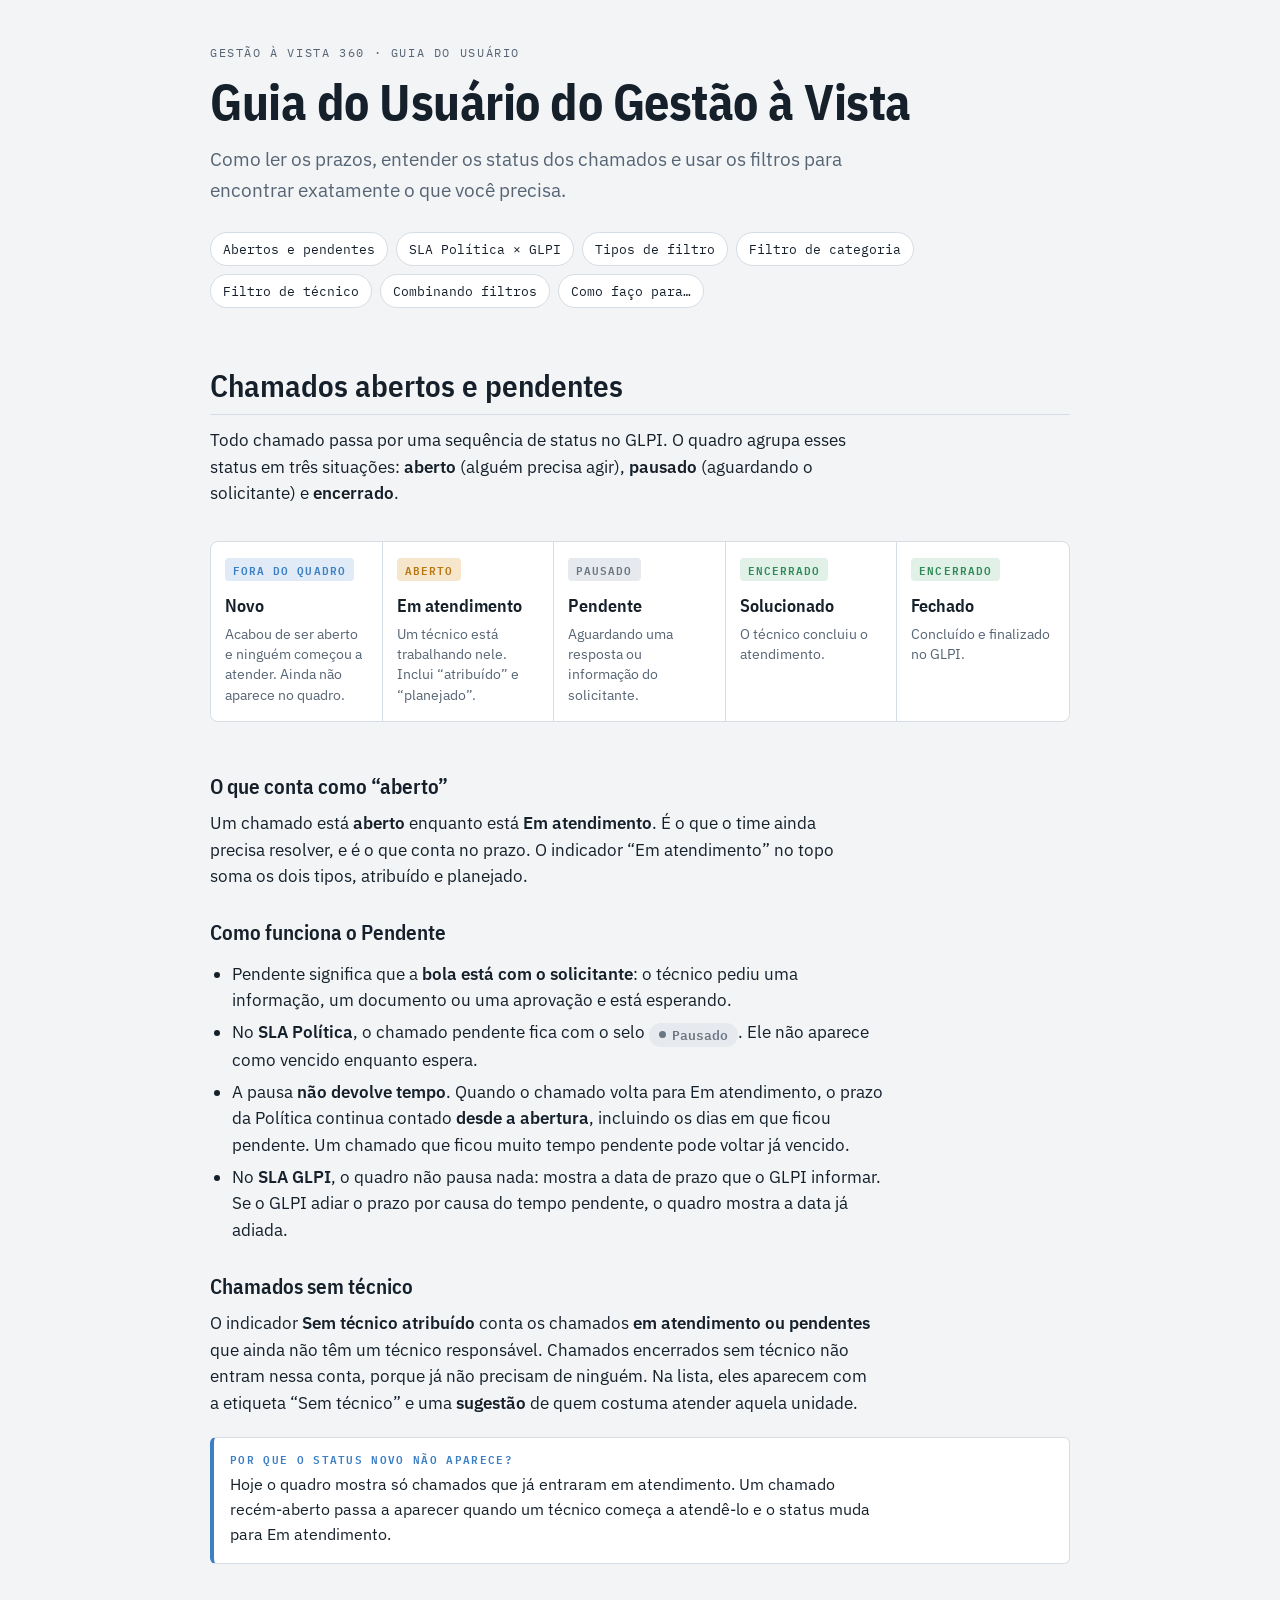
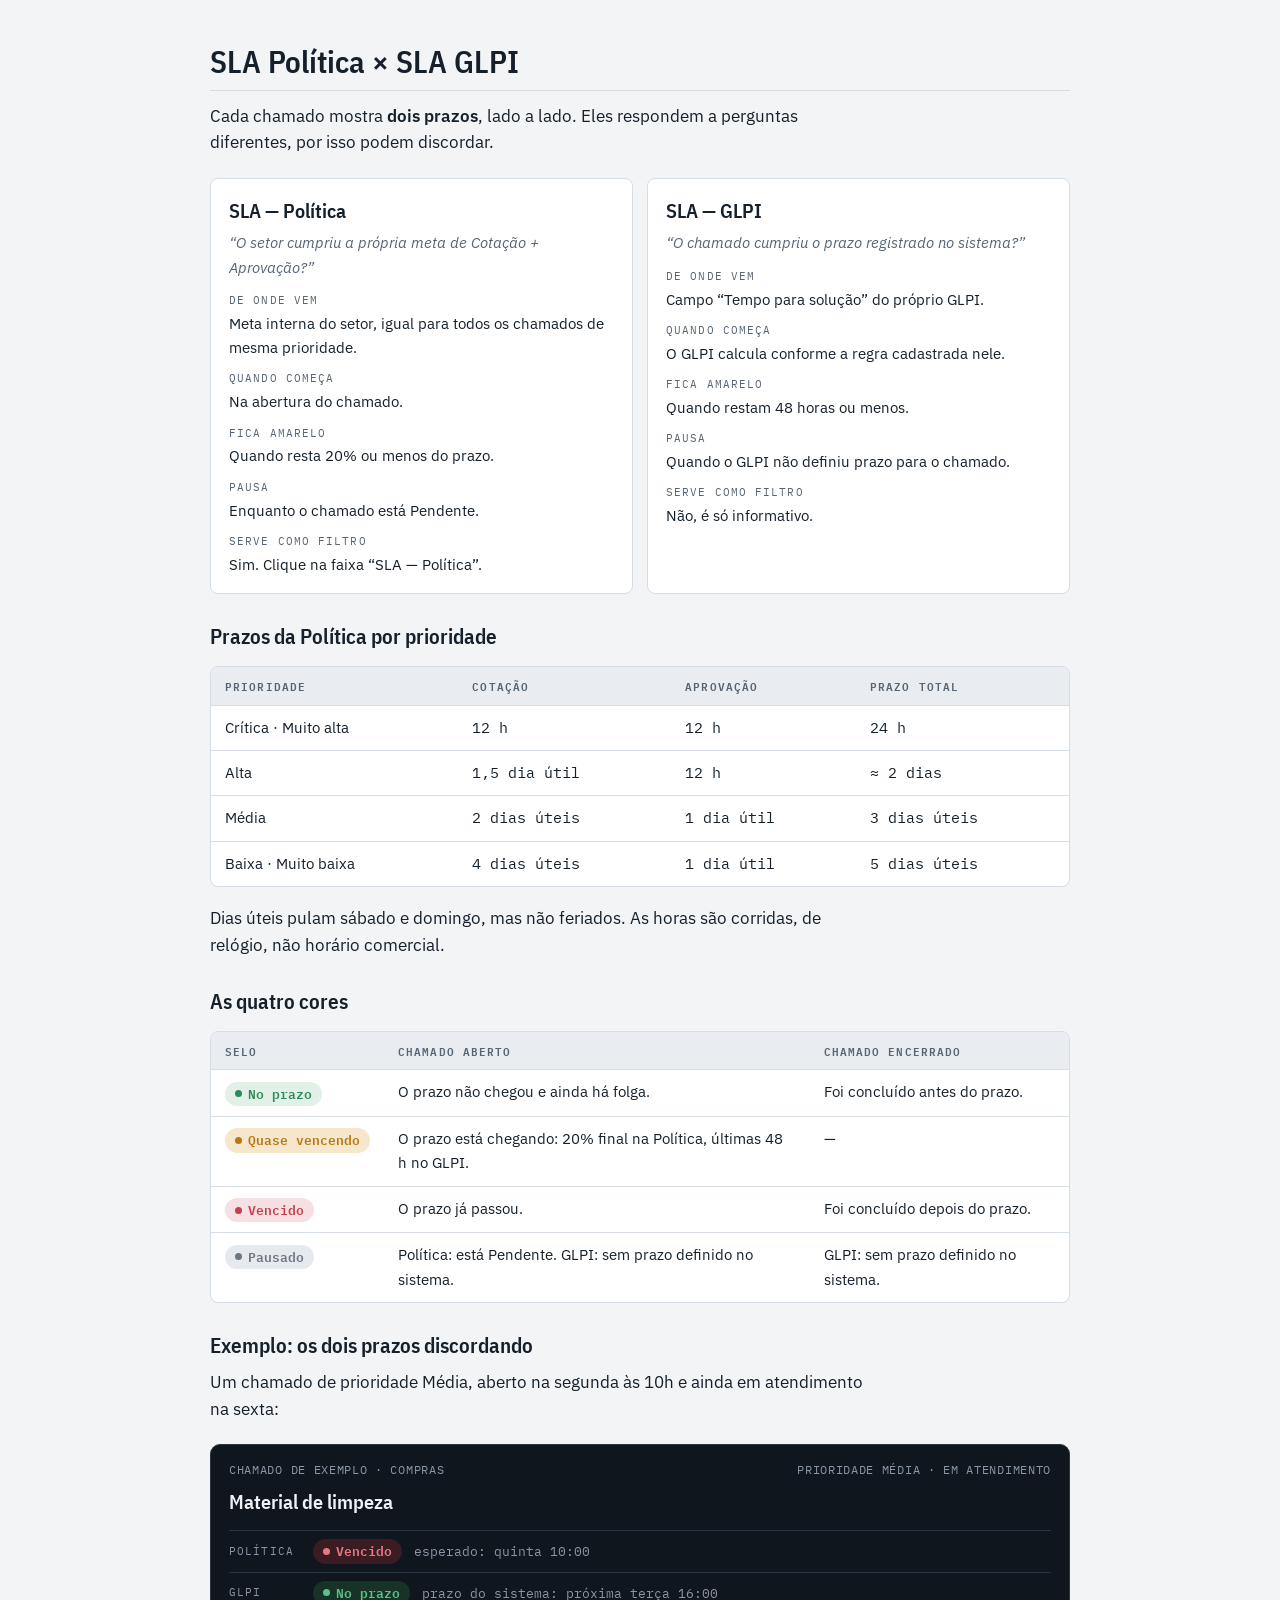
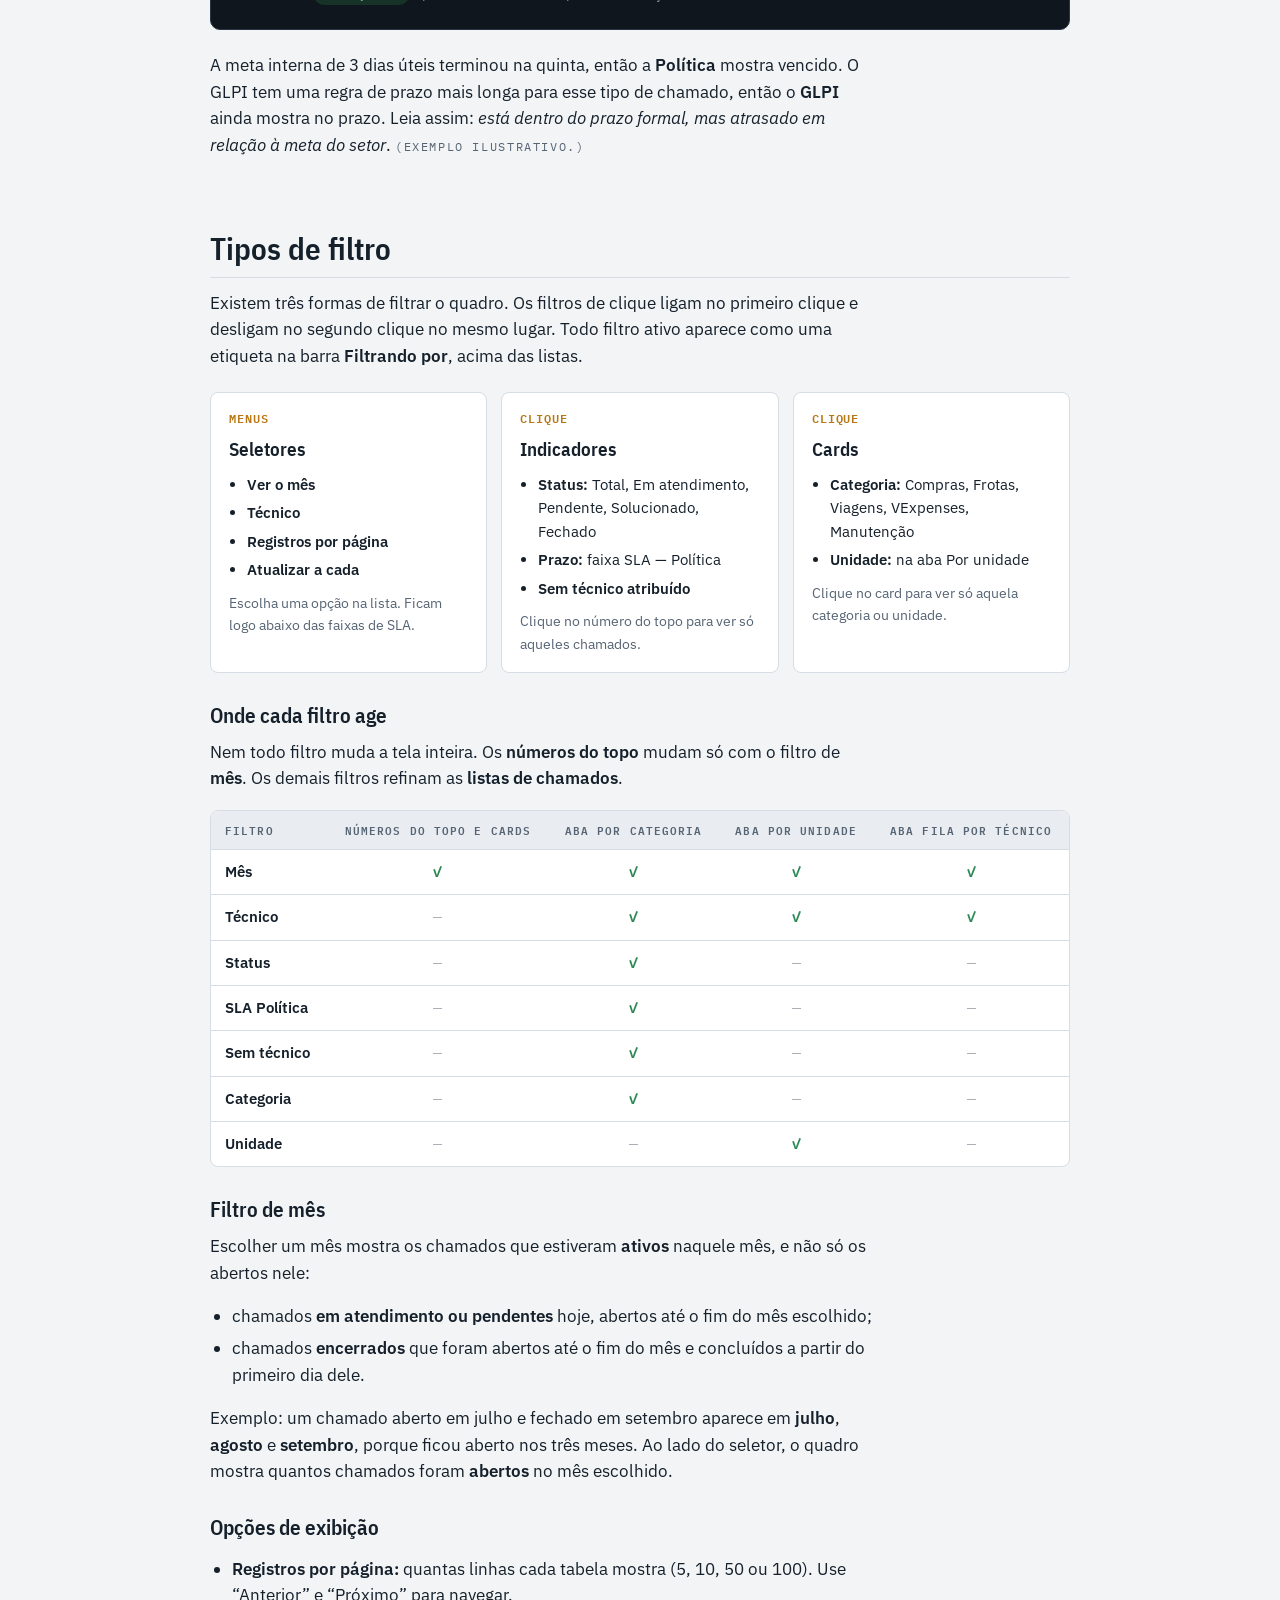
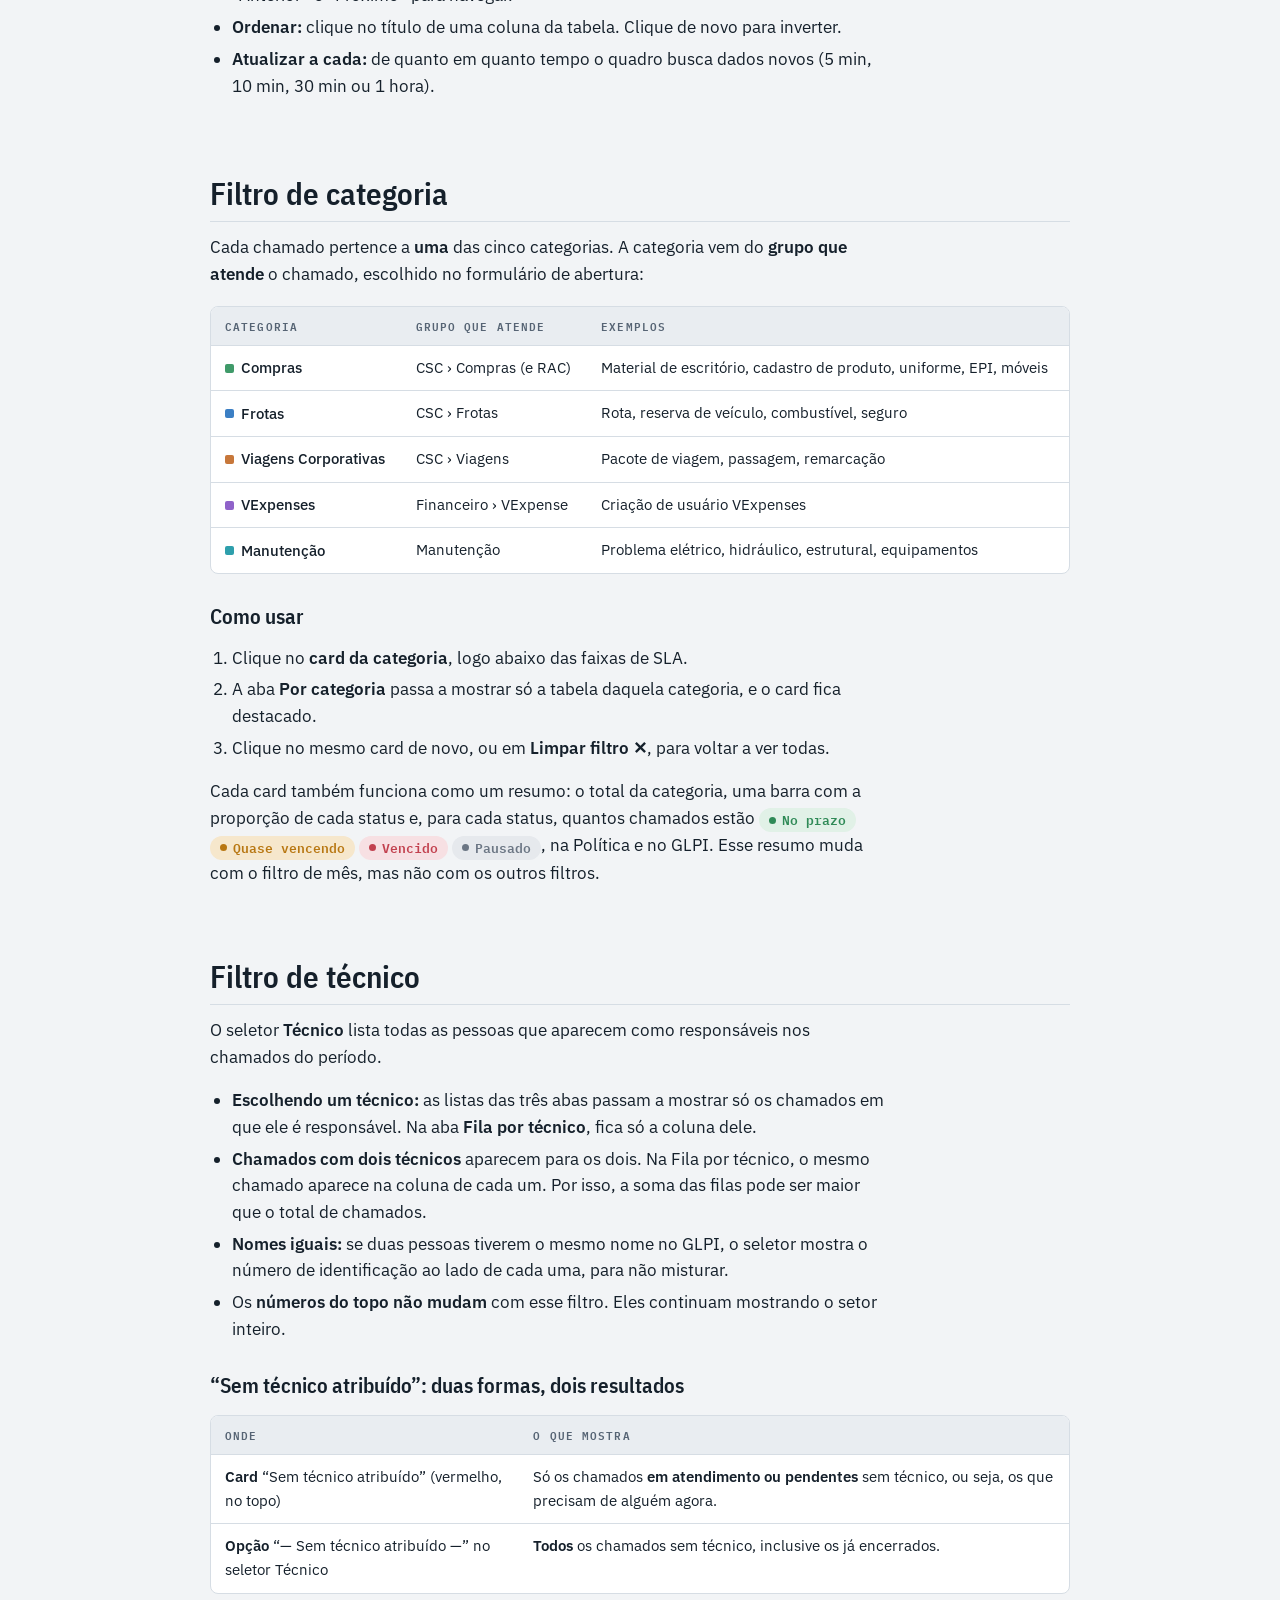
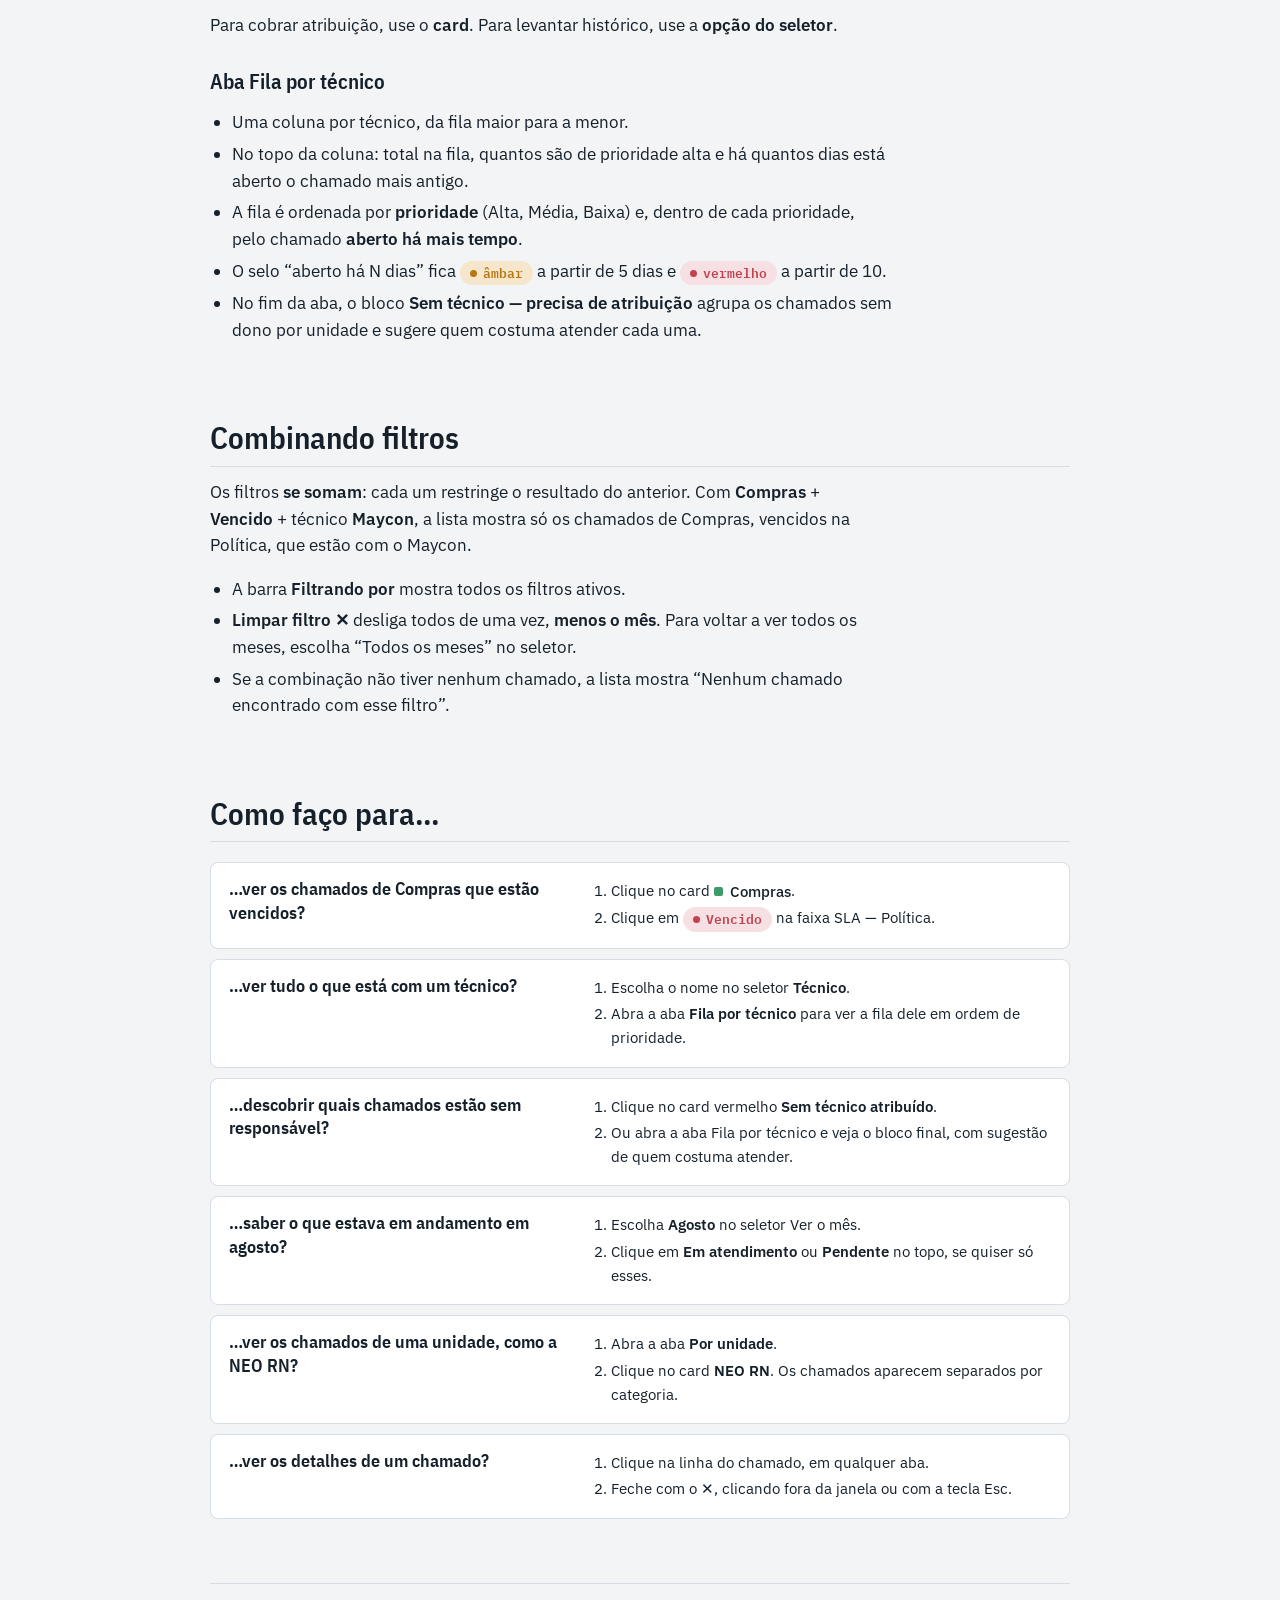
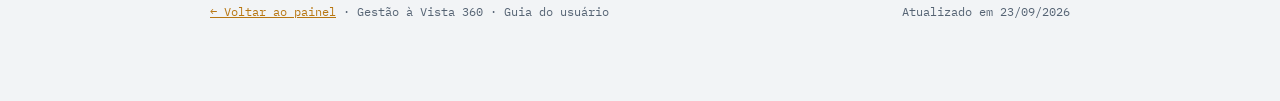
<file: guia.html>
<!DOCTYPE html>
<html lang="pt-BR">
<head>
<meta charset="UTF-8">
<meta name="viewport" content="width=device-width, initial-scale=1.0, viewport-fit=cover">
<title>Guia do Usuário do Gestão à Vista</title>
<link rel="preconnect" href="https://fonts.googleapis.com">
<link rel="preconnect" href="https://fonts.gstatic.com" crossorigin>
<link rel="stylesheet" href="https://fonts.googleapis.com/css2?family=IBM+Plex+Mono:wght@400;600&family=IBM+Plex+Sans+Condensed:wght@500;600;700&family=IBM+Plex+Sans:ital,wght@0,400;0,500;0,600;1,400&display=swap">
<style>
:root{
  --ground:#f2f4f6; --surface:#ffffff; --surface-2:#e9edf1; --ink:#15202b; --dim:#566474; --line:#d6dde4;
  --accent:#b87712; --accent-soft:#f6e7cc;
  --board:#10161d; --board-2:#171f28; --board-line:#2a3644; --board-ink:#eef2f6; --board-dim:#8a97a6;
  --ok:#2f8a57; --warn:#b87712; --crit:#c2414f; --paused:#6b7684; --novo:#3b7fc4;
  --ok-soft:#e1f1e7; --warn-soft:#f6e7cc; --crit-soft:#f7e0e3; --paused-soft:#e6e9ed; --novo-soft:#e0ebf7;
  --compras:#3f9a69; --frotas:#3b7fc4; --viagens:#c7773a; --vexpenses:#8f62c9; --manutencao:#2e9fac;
  --sans:"IBM Plex Sans",-apple-system,"Segoe UI",Roboto,Arial,sans-serif;
  --cond:"IBM Plex Sans Condensed","Arial Narrow","Segoe UI",sans-serif;
  --mono:"IBM Plex Mono",ui-monospace,Consolas,Menlo,monospace;
}
@media (prefers-color-scheme: dark){
  :root:not([data-theme="light"]){
    color-scheme:dark;
    --ground:#10161d; --surface:#171f28; --surface-2:#1d2733; --ink:#eef2f6; --dim:#93a0af; --line:#2a3644;
    --accent:#f2a93b; --accent-soft:#3a2d17;
    --board:#0b1016; --board-2:#131a22; --board-line:#26313d;
    --ok:#5cc28a; --warn:#f2a93b; --crit:#ec7784; --paused:#8b96a3; --novo:#6aa6e6;
    --ok-soft:#173226; --warn-soft:#3a2d17; --crit-soft:#3a1c22; --paused-soft:#222b35; --novo-soft:#172a40;
    --compras:#4fae7a; --frotas:#4a90d9; --viagens:#d98a4a; --vexpenses:#a879e0; --manutencao:#3fb6c4;
  }
}
:root[data-theme="dark"]{
  color-scheme:dark;
  --ground:#10161d; --surface:#171f28; --surface-2:#1d2733; --ink:#eef2f6; --dim:#93a0af; --line:#2a3644;
  --accent:#f2a93b; --accent-soft:#3a2d17;
  --board:#0b1016; --board-2:#131a22; --board-line:#26313d;
  --ok:#5cc28a; --warn:#f2a93b; --crit:#ec7784; --paused:#8b96a3; --novo:#6aa6e6;
  --ok-soft:#173226; --warn-soft:#3a2d17; --crit-soft:#3a1c22; --paused-soft:#222b35; --novo-soft:#172a40;
  --compras:#4fae7a; --frotas:#4a90d9; --viagens:#d98a4a; --vexpenses:#a879e0; --manutencao:#3fb6c4;
}

*{box-sizing:border-box}
body{background:var(--ground); color:var(--ink); font-family:var(--sans); font-size:16.5px; line-height:1.62; margin:0; padding-inline:clamp(16px,4vw,40px);}
.page{max-width:860px; margin:0 auto; padding-block:44px 80px;}
.eyebrow{font-family:var(--mono); font-size:11.5px; letter-spacing:.14em; text-transform:uppercase; color:var(--dim);}
h1,h2,h3{font-family:var(--cond); text-wrap:balance; line-height:1.15; margin:0;}
h1{font-size:clamp(34px,5.4vw,50px); font-weight:700; letter-spacing:-.01em; margin-top:10px;}
h2{font-size:31px; font-weight:600;}
h3{font-size:21px; font-weight:600; margin-top:30px;}
p, li{max-width:66ch}
p{margin:12px 0}
ul, ol{padding-left:22px} li{margin:5px 0}
b, strong{font-weight:600}
a{color:var(--accent)} a:focus-visible, summary:focus-visible{outline:2px solid var(--accent); outline-offset:2px}
.lede{font-size:19px; color:var(--dim); max-width:60ch; margin-top:14px;}
.k{font-family:var(--mono); font-size:.85em; background:var(--surface-2); padding:1px 7px; border-radius:4px; white-space:nowrap;}

/* navegação em linha */
.jump{display:flex; flex-wrap:wrap; gap:8px; margin-top:26px;}
.jump a{font-family:var(--mono); font-size:12.5px; text-decoration:none; color:var(--ink); background:var(--surface); border:1px solid var(--line); padding:6px 12px; border-radius:999px;}
.jump a:hover{border-color:var(--accent); color:var(--accent)}

section{padding-top:60px; scroll-margin-top:16px;}
.sec-head{display:flex; align-items:baseline; gap:14px; border-bottom:1px solid var(--line); padding-bottom:10px; margin-bottom:6px;}
.sec-head .eyebrow{white-space:nowrap}

/* selos */
.pill{display:inline-flex; align-items:center; gap:6px; font-family:var(--mono); font-size:12.5px; padding:2px 10px; border-radius:999px; white-space:nowrap; font-weight:600;}
.pill::before{content:""; width:7px; height:7px; border-radius:50%; background:currentColor;}
.pill.ok{color:var(--ok); background:var(--ok-soft)} .pill.warn{color:var(--warn); background:var(--warn-soft)}
.pill.crit{color:var(--crit); background:var(--crit-soft)} .pill.paused{color:var(--paused); background:var(--paused-soft)}
.pill.novo{color:var(--novo); background:var(--novo-soft)}
.cat{display:inline-flex; align-items:center; gap:7px; font-weight:500; white-space:nowrap;}
.cat::before{content:""; width:9px; height:9px; border-radius:2px; background:var(--c);}

/* exemplo de chamado com os dois selos */
.ticket{background:var(--board); color:var(--board-ink); border:1px solid var(--board-line); border-radius:10px; padding:16px 18px; margin:22px 0; font-size:14.5px;}
.ticket .top{display:flex; flex-wrap:wrap; justify-content:space-between; gap:6px 16px; font-family:var(--mono); font-size:11.5px; color:var(--board-dim); letter-spacing:.06em;}
.ticket .subj{font-family:var(--cond); font-size:20px; font-weight:600; margin:6px 0 12px;}
.ticket .line{display:flex; flex-wrap:wrap; align-items:center; gap:8px 12px; padding:8px 0; border-top:1px solid var(--board-line);}
.ticket .line .who{font-family:var(--mono); font-size:11px; letter-spacing:.1em; text-transform:uppercase; color:var(--board-dim); width:72px;}
.ticket .line .d{font-family:var(--mono); font-size:12.5px; color:var(--board-dim);}
.ticket .pill.ok{background:#173226; color:#5cc28a} .ticket .pill.crit{background:#3a1c22; color:#ec7784}
.ticket .pill.warn{background:#3a2d17; color:#f2a93b} .ticket .pill.paused{background:#222b35; color:#8b96a3}

/* comparação */
.vs{display:grid; grid-template-columns:1fr 1fr; gap:14px; margin:22px 0;}
@media (max-width:680px){ .vs{grid-template-columns:1fr} }
.vs > div{background:var(--surface); border:1px solid var(--line); border-radius:8px; padding:16px 18px;}
.vs h4{margin:0; font-family:var(--cond); font-size:20px; font-weight:600;}
.vs .q{font-style:italic; color:var(--dim); margin:4px 0 12px; font-size:15px;}
.vs dl{margin:0; display:grid; gap:10px;}
.vs dt{font-family:var(--mono); font-size:11px; letter-spacing:.1em; text-transform:uppercase; color:var(--dim);}
.vs dd{margin:2px 0 0; font-size:15px;}

/* tabelas */
.table{overflow-x:auto; margin:18px 0; border:1px solid var(--line); border-radius:8px; background:var(--surface);}
table{border-collapse:collapse; width:100%; font-size:15px;}
th, td{text-align:left; padding:10px 14px; border-bottom:1px solid var(--line); vertical-align:top;}
tr:last-child td{border-bottom:0}
th{font-family:var(--mono); font-size:11px; letter-spacing:.1em; text-transform:uppercase; color:var(--dim); font-weight:600; background:var(--surface-2); white-space:nowrap;}
td.num{font-family:var(--mono); font-variant-numeric:tabular-nums; white-space:nowrap;}
.matrix td.y, .matrix td.n{text-align:center; font-family:var(--mono); font-weight:600;}
.matrix td.y{color:var(--ok)} .matrix td.n{color:var(--dim); opacity:.5}
.matrix th.c{text-align:center}

/* ciclo de vida do chamado */
.life{display:grid; grid-template-columns:repeat(5,minmax(120px,1fr)); margin:22px 0; border:1px solid var(--line); border-radius:8px; overflow:hidden; background:var(--surface); min-width:640px;}
.life-wrap{overflow-x:auto}
.life > div{padding:14px 14px 16px; border-right:1px solid var(--line); position:relative;}
.life > div:last-child{border-right:0}
.life .band{font-family:var(--mono); font-size:10.5px; letter-spacing:.1em; text-transform:uppercase; padding:3px 8px; border-radius:4px; display:inline-block; font-weight:600;}
.life .h{font-family:var(--cond); font-size:18px; font-weight:600; margin:8px 0 4px;}
.life p{margin:0; font-size:13.5px; color:var(--dim); line-height:1.5}
.b-fora{background:var(--novo-soft); color:var(--novo)} .b-aberto{background:var(--warn-soft); color:var(--warn)}
.b-pausa{background:var(--paused-soft); color:var(--paused)} .b-fim{background:var(--ok-soft); color:var(--ok)}
.life .groups{display:contents}

/* grupos de tipo de filtro */
.types{display:grid; grid-template-columns:repeat(3,1fr); gap:14px; margin:22px 0;}
@media (max-width:760px){ .types{grid-template-columns:1fr} }
.types > div{background:var(--surface); border:1px solid var(--line); border-radius:8px; padding:16px 18px;}
.types .ico{font-family:var(--mono); font-size:12px; color:var(--accent); font-weight:600; letter-spacing:.08em; text-transform:uppercase;}
.types h4{margin:6px 0 8px; font-family:var(--cond); font-size:19px; font-weight:600;}
.types ul{margin:0; padding-left:18px; font-size:14.5px}
.types p{font-size:14px; color:var(--dim); margin:10px 0 0}

.callout{border:1px solid var(--line); border-left:4px solid var(--accent); background:var(--surface); border-radius:6px; padding:12px 16px; margin:20px 0; font-size:15.5px;}
.callout.blue{border-left-color:var(--novo)}
.callout p{margin:4px 0}
.callout .t{font-family:var(--mono); font-size:11px; letter-spacing:.12em; text-transform:uppercase; color:var(--accent); font-weight:600;}
.callout.blue .t{color:var(--novo)}

/* como faço */
.howto{display:grid; gap:10px; margin:20px 0;}
.howto > div{display:grid; grid-template-columns:minmax(0,1fr) minmax(0,1.35fr); gap:6px 22px; background:var(--surface); border:1px solid var(--line); border-radius:8px; padding:14px 18px;}
@media (max-width:680px){ .howto > div{grid-template-columns:1fr} }
.howto .want{font-family:var(--cond); font-size:18px; font-weight:600; line-height:1.3}
.howto ol{margin:0; padding-left:20px; font-size:15px}
.howto li{margin:2px 0}

footer{margin-top:64px; padding-top:18px; border-top:1px solid var(--line); font-family:var(--mono); font-size:12px; color:var(--dim); display:flex; flex-wrap:wrap; gap:8px 24px; justify-content:space-between;}
@media (prefers-reduced-motion:no-preference){ html{scroll-behavior:smooth} }
</style>

</head>
<body>
<div class="page">
<header>
  <div class="eyebrow">Gestão à Vista 360 · Guia do usuário</div>
  <h1>Guia do Usuário do Gestão à Vista</h1>
  <p class="lede">Como ler os prazos, entender os status dos chamados e usar os filtros para encontrar exatamente o que você precisa.</p>
  <nav class="jump" aria-label="Ir para">
    <a href="#status">Abertos e pendentes</a>
    <a href="#sla">SLA Política × GLPI</a>
    <a href="#filtros">Tipos de filtro</a>
    <a href="#categoria">Filtro de categoria</a>
    <a href="#tecnico">Filtro de técnico</a>
    <a href="#combinar">Combinando filtros</a>
    <a href="#comofaco">Como faço para…</a>
  </nav>
</header>

<!-- ================= STATUS ================= -->
<section id="status">
  <div class="sec-head"><h2>Chamados abertos e pendentes</h2></div>
  <p>Todo chamado passa por uma sequência de status no GLPI. O quadro agrupa esses status em três situações: <b>aberto</b> (alguém precisa agir), <b>pausado</b> (aguardando o solicitante) e <b>encerrado</b>.</p>

  <div class="life-wrap"><div class="life">
    <div><span class="band b-fora">Fora do quadro</span><div class="h">Novo</div><p>Acabou de ser aberto e ninguém começou a atender. Ainda não aparece no quadro.</p></div>
    <div><span class="band b-aberto">Aberto</span><div class="h">Em atendimento</div><p>Um técnico está trabalhando nele. Inclui “atribuído” e “planejado”.</p></div>
    <div><span class="band b-pausa">Pausado</span><div class="h">Pendente</div><p>Aguardando uma resposta ou informação do solicitante.</p></div>
    <div><span class="band b-fim">Encerrado</span><div class="h">Solucionado</div><p>O técnico concluiu o atendimento.</p></div>
    <div><span class="band b-fim">Encerrado</span><div class="h">Fechado</div><p>Concluído e finalizado no GLPI.</p></div>
  </div></div>

  <h3>O que conta como “aberto”</h3>
  <p>Um chamado está <b>aberto</b> enquanto está <b>Em atendimento</b>. É o que o time ainda precisa resolver, e é o que conta no prazo. O indicador “Em atendimento” no topo soma os dois tipos, atribuído e planejado.</p>

  <h3>Como funciona o Pendente</h3>
  <ul>
    <li>Pendente significa que a <b>bola está com o solicitante</b>: o técnico pediu uma informação, um documento ou uma aprovação e está esperando.</li>
    <li>No <b>SLA Política</b>, o chamado pendente fica com o selo <span class="pill paused">Pausado</span>. Ele não aparece como vencido enquanto espera.</li>
    <li>A pausa <b>não devolve tempo</b>. Quando o chamado volta para Em atendimento, o prazo da Política continua contado <b>desde a abertura</b>, incluindo os dias em que ficou pendente. Um chamado que ficou muito tempo pendente pode voltar já vencido.</li>
    <li>No <b>SLA GLPI</b>, o quadro não pausa nada: mostra a data de prazo que o GLPI informar. Se o GLPI adiar o prazo por causa do tempo pendente, o quadro mostra a data já adiada.</li>
  </ul>

  <h3>Chamados sem técnico</h3>
  <p>O indicador <b>Sem técnico atribuído</b> conta os chamados <b>em atendimento ou pendentes</b> que ainda não têm um técnico responsável. Chamados encerrados sem técnico não entram nessa conta, porque já não precisam de ninguém. Na lista, eles aparecem com a etiqueta “Sem técnico” e uma <b>sugestão</b> de quem costuma atender aquela unidade.</p>

  <div class="callout blue">
    <div class="t">Por que o status Novo não aparece?</div>
    <p>Hoje o quadro mostra só chamados que já entraram em atendimento. Um chamado recém-aberto passa a aparecer quando um técnico começa a atendê-lo e o status muda para Em atendimento.</p>
  </div>
</section>

<!-- ================= SLA ================= -->
<section id="sla">
  <div class="sec-head"><h2>SLA Política × SLA GLPI</h2></div>
  <p>Cada chamado mostra <b>dois prazos</b>, lado a lado. Eles respondem a perguntas diferentes, por isso podem discordar.</p>

  <div class="vs">
    <div>
      <h4>SLA — Política</h4>
      <p class="q">“O setor cumpriu a própria meta de Cotação + Aprovação?”</p>
      <dl>
        <div><dt>De onde vem</dt><dd>Meta interna do setor, igual para todos os chamados de mesma prioridade.</dd></div>
        <div><dt>Quando começa</dt><dd>Na abertura do chamado.</dd></div>
        <div><dt>Fica amarelo</dt><dd>Quando resta 20% ou menos do prazo.</dd></div>
        <div><dt>Pausa</dt><dd>Enquanto o chamado está Pendente.</dd></div>
        <div><dt>Serve como filtro</dt><dd>Sim. Clique na faixa “SLA — Política”.</dd></div>
      </dl>
    </div>
    <div>
      <h4>SLA — GLPI</h4>
      <p class="q">“O chamado cumpriu o prazo registrado no sistema?”</p>
      <dl>
        <div><dt>De onde vem</dt><dd>Campo “Tempo para solução” do próprio GLPI.</dd></div>
        <div><dt>Quando começa</dt><dd>O GLPI calcula conforme a regra cadastrada nele.</dd></div>
        <div><dt>Fica amarelo</dt><dd>Quando restam 48 horas ou menos.</dd></div>
        <div><dt>Pausa</dt><dd>Quando o GLPI não definiu prazo para o chamado.</dd></div>
        <div><dt>Serve como filtro</dt><dd>Não, é só informativo.</dd></div>
      </dl>
    </div>
  </div>

  <h3>Prazos da Política por prioridade</h3>
  <div class="table"><table>
    <thead><tr><th>Prioridade</th><th>Cotação</th><th>Aprovação</th><th>Prazo total</th></tr></thead>
    <tbody>
      <tr><td>Crítica · Muito alta</td><td class="num">12 h</td><td class="num">12 h</td><td class="num">24 h</td></tr>
      <tr><td>Alta</td><td class="num">1,5 dia útil</td><td class="num">12 h</td><td class="num">≈ 2 dias</td></tr>
      <tr><td>Média</td><td class="num">2 dias úteis</td><td class="num">1 dia útil</td><td class="num">3 dias úteis</td></tr>
      <tr><td>Baixa · Muito baixa</td><td class="num">4 dias úteis</td><td class="num">1 dia útil</td><td class="num">5 dias úteis</td></tr>
    </tbody>
  </table></div>
  <p>Dias úteis pulam sábado e domingo, mas não feriados. As horas são corridas, de relógio, não horário comercial.</p>

  <h3>As quatro cores</h3>
  <div class="table"><table>
    <thead><tr><th>Selo</th><th>Chamado aberto</th><th>Chamado encerrado</th></tr></thead>
    <tbody>
      <tr><td><span class="pill ok">No prazo</span></td><td>O prazo não chegou e ainda há folga.</td><td>Foi concluído antes do prazo.</td></tr>
      <tr><td><span class="pill warn">Quase vencendo</span></td><td>O prazo está chegando: 20% final na Política, últimas 48 h no GLPI.</td><td>—</td></tr>
      <tr><td><span class="pill crit">Vencido</span></td><td>O prazo já passou.</td><td>Foi concluído depois do prazo.</td></tr>
      <tr><td><span class="pill paused">Pausado</span></td><td>Política: está Pendente. GLPI: sem prazo definido no sistema.</td><td>GLPI: sem prazo definido no sistema.</td></tr>
    </tbody>
  </table></div>

  <h3>Exemplo: os dois prazos discordando</h3>
  <p>Um chamado de prioridade Média, aberto na segunda às 10h e ainda em atendimento na sexta:</p>
  <div class="ticket" role="img" aria-label="Exemplo de chamado com SLA Política vencido e SLA GLPI no prazo">
    <div class="top"><span>CHAMADO DE EXEMPLO · COMPRAS</span><span>PRIORIDADE MÉDIA · EM ATENDIMENTO</span></div>
    <div class="subj">Material de limpeza</div>
    <div class="line"><span class="who">Política</span><span class="pill crit">Vencido</span><span class="d">esperado: quinta 10:00</span></div>
    <div class="line"><span class="who">GLPI</span><span class="pill ok">No prazo</span><span class="d">prazo do sistema: próxima terça 16:00</span></div>
  </div>
  <p>A meta interna de 3 dias úteis terminou na quinta, então a <b>Política</b> mostra vencido. O GLPI tem uma regra de prazo mais longa para esse tipo de chamado, então o <b>GLPI</b> ainda mostra no prazo. Leia assim: <i>está dentro do prazo formal, mas atrasado em relação à meta do setor</i>. <span class="eyebrow">(Exemplo ilustrativo.)</span></p>
</section>

<!-- ================= FILTROS ================= -->
<section id="filtros">
  <div class="sec-head"><h2>Tipos de filtro</h2></div>
  <p>Existem três formas de filtrar o quadro. Os filtros de clique ligam no primeiro clique e desligam no segundo clique no mesmo lugar. Todo filtro ativo aparece como uma etiqueta na barra <b>Filtrando por</b>, acima das listas.</p>

  <div class="types">
    <div>
      <div class="ico">Menus</div>
      <h4>Seletores</h4>
      <ul>
        <li><b>Ver o mês</b></li>
        <li><b>Técnico</b></li>
        <li><b>Registros por página</b></li>
        <li><b>Atualizar a cada</b></li>
      </ul>
      <p>Escolha uma opção na lista. Ficam logo abaixo das faixas de SLA.</p>
    </div>
    <div>
      <div class="ico">Clique</div>
      <h4>Indicadores</h4>
      <ul>
        <li><b>Status:</b> Total, Em atendimento, Pendente, Solucionado, Fechado</li>
        <li><b>Prazo:</b> faixa SLA — Política</li>
        <li><b>Sem técnico atribuído</b></li>
      </ul>
      <p>Clique no número do topo para ver só aqueles chamados.</p>
    </div>
    <div>
      <div class="ico">Clique</div>
      <h4>Cards</h4>
      <ul>
        <li><b>Categoria:</b> Compras, Frotas, Viagens, VExpenses, Manutenção</li>
        <li><b>Unidade:</b> na aba Por unidade</li>
      </ul>
      <p>Clique no card para ver só aquela categoria ou unidade.</p>
    </div>
  </div>

  <h3>Onde cada filtro age</h3>
  <p>Nem todo filtro muda a tela inteira. Os <b>números do topo</b> mudam só com o filtro de <b>mês</b>. Os demais filtros refinam as <b>listas de chamados</b>.</p>
  <div class="table matrix"><table>
    <thead><tr><th>Filtro</th><th class="c">Números do topo e cards</th><th class="c">Aba Por categoria</th><th class="c">Aba Por unidade</th><th class="c">Aba Fila por técnico</th></tr></thead>
    <tbody>
      <tr><td><b>Mês</b></td><td class="y">✓</td><td class="y">✓</td><td class="y">✓</td><td class="y">✓</td></tr>
      <tr><td><b>Técnico</b></td><td class="n">—</td><td class="y">✓</td><td class="y">✓</td><td class="y">✓</td></tr>
      <tr><td><b>Status</b></td><td class="n">—</td><td class="y">✓</td><td class="n">—</td><td class="n">—</td></tr>
      <tr><td><b>SLA Política</b></td><td class="n">—</td><td class="y">✓</td><td class="n">—</td><td class="n">—</td></tr>
      <tr><td><b>Sem técnico</b></td><td class="n">—</td><td class="y">✓</td><td class="n">—</td><td class="n">—</td></tr>
      <tr><td><b>Categoria</b></td><td class="n">—</td><td class="y">✓</td><td class="n">—</td><td class="n">—</td></tr>
      <tr><td><b>Unidade</b></td><td class="n">—</td><td class="n">—</td><td class="y">✓</td><td class="n">—</td></tr>
    </tbody>
  </table></div>

  <h3>Filtro de mês</h3>
  <p>Escolher um mês mostra os chamados que estiveram <b>ativos</b> naquele mês, e não só os abertos nele:</p>
  <ul>
    <li>chamados <b>em atendimento ou pendentes</b> hoje, abertos até o fim do mês escolhido;</li>
    <li>chamados <b>encerrados</b> que foram abertos até o fim do mês e concluídos a partir do primeiro dia dele.</li>
  </ul>
  <p>Exemplo: um chamado aberto em julho e fechado em setembro aparece em <b>julho</b>, <b>agosto</b> e <b>setembro</b>, porque ficou aberto nos três meses. Ao lado do seletor, o quadro mostra quantos chamados foram <b>abertos</b> no mês escolhido.</p>

  <h3>Opções de exibição</h3>
  <ul>
    <li><b>Registros por página:</b> quantas linhas cada tabela mostra (5, 10, 50 ou 100). Use “Anterior” e “Próximo” para navegar.</li>
    <li><b>Ordenar:</b> clique no título de uma coluna da tabela. Clique de novo para inverter.</li>
    <li><b>Atualizar a cada:</b> de quanto em quanto tempo o quadro busca dados novos (5 min, 10 min, 30 min ou 1 hora).</li>
  </ul>
</section>

<!-- ================= CATEGORIA ================= -->
<section id="categoria">
  <div class="sec-head"><h2>Filtro de categoria</h2></div>
  <p>Cada chamado pertence a <b>uma</b> das cinco categorias. A categoria vem do <b>grupo que atende</b> o chamado, escolhido no formulário de abertura:</p>
  <div class="table"><table>
    <thead><tr><th>Categoria</th><th>Grupo que atende</th><th>Exemplos</th></tr></thead>
    <tbody>
      <tr><td><span class="cat" style="--c:var(--compras)">Compras</span></td><td>CSC › Compras (e RAC)</td><td>Material de escritório, cadastro de produto, uniforme, EPI, móveis</td></tr>
      <tr><td><span class="cat" style="--c:var(--frotas)">Frotas</span></td><td>CSC › Frotas</td><td>Rota, reserva de veículo, combustível, seguro</td></tr>
      <tr><td><span class="cat" style="--c:var(--viagens)">Viagens Corporativas</span></td><td>CSC › Viagens</td><td>Pacote de viagem, passagem, remarcação</td></tr>
      <tr><td><span class="cat" style="--c:var(--vexpenses)">VExpenses</span></td><td>Financeiro › VExpense</td><td>Criação de usuário VExpenses</td></tr>
      <tr><td><span class="cat" style="--c:var(--manutencao)">Manutenção</span></td><td>Manutenção</td><td>Problema elétrico, hidráulico, estrutural, equipamentos</td></tr>
    </tbody>
  </table></div>

  <h3>Como usar</h3>
  <ol>
    <li>Clique no <b>card da categoria</b>, logo abaixo das faixas de SLA.</li>
    <li>A aba <b>Por categoria</b> passa a mostrar só a tabela daquela categoria, e o card fica destacado.</li>
    <li>Clique no mesmo card de novo, ou em <b>Limpar filtro ✕</b>, para voltar a ver todas.</li>
  </ol>
  <p>Cada card também funciona como um resumo: o total da categoria, uma barra com a proporção de cada status e, para cada status, quantos chamados estão <span class="pill ok">No prazo</span> <span class="pill warn">Quase vencendo</span> <span class="pill crit">Vencido</span> <span class="pill paused">Pausado</span>, na Política e no GLPI. Esse resumo muda com o filtro de mês, mas não com os outros filtros.</p>
</section>

<!-- ================= TÉCNICO ================= -->
<section id="tecnico">
  <div class="sec-head"><h2>Filtro de técnico</h2></div>
  <p>O seletor <b>Técnico</b> lista todas as pessoas que aparecem como responsáveis nos chamados do período.</p>
  <ul>
    <li><b>Escolhendo um técnico:</b> as listas das três abas passam a mostrar só os chamados em que ele é responsável. Na aba <b>Fila por técnico</b>, fica só a coluna dele.</li>
    <li><b>Chamados com dois técnicos</b> aparecem para os dois. Na Fila por técnico, o mesmo chamado aparece na coluna de cada um. Por isso, a soma das filas pode ser maior que o total de chamados.</li>
    <li><b>Nomes iguais:</b> se duas pessoas tiverem o mesmo nome no GLPI, o seletor mostra o número de identificação ao lado de cada uma, para não misturar.</li>
    <li>Os <b>números do topo não mudam</b> com esse filtro. Eles continuam mostrando o setor inteiro.</li>
  </ul>

  <h3>“Sem técnico atribuído”: duas formas, dois resultados</h3>
  <div class="table"><table>
    <thead><tr><th>Onde</th><th>O que mostra</th></tr></thead>
    <tbody>
      <tr><td><b>Card</b> “Sem técnico atribuído” (vermelho, no topo)</td><td>Só os chamados <b>em atendimento ou pendentes</b> sem técnico, ou seja, os que precisam de alguém agora.</td></tr>
      <tr><td><b>Opção</b> “— Sem técnico atribuído —” no seletor Técnico</td><td><b>Todos</b> os chamados sem técnico, inclusive os já encerrados.</td></tr>
    </tbody>
  </table></div>
  <p>Para cobrar atribuição, use o <b>card</b>. Para levantar histórico, use a <b>opção do seletor</b>.</p>

  <h3>Aba Fila por técnico</h3>
  <ul>
    <li>Uma coluna por técnico, da fila maior para a menor.</li>
    <li>No topo da coluna: total na fila, quantos são de prioridade alta e há quantos dias está aberto o chamado mais antigo.</li>
    <li>A fila é ordenada por <b>prioridade</b> (Alta, Média, Baixa) e, dentro de cada prioridade, pelo chamado <b>aberto há mais tempo</b>.</li>
    <li>O selo “aberto há N dias” fica <span class="pill warn">âmbar</span> a partir de 5 dias e <span class="pill crit">vermelho</span> a partir de 10.</li>
    <li>No fim da aba, o bloco <b>Sem técnico — precisa de atribuição</b> agrupa os chamados sem dono por unidade e sugere quem costuma atender cada uma.</li>
  </ul>
</section>

<!-- ================= COMBINAR ================= -->
<section id="combinar">
  <div class="sec-head"><h2>Combinando filtros</h2></div>
  <p>Os filtros <b>se somam</b>: cada um restringe o resultado do anterior. Com <b>Compras</b> + <b>Vencido</b> + técnico <b>Maycon</b>, a lista mostra só os chamados de Compras, vencidos na Política, que estão com o Maycon.</p>
  <ul>
    <li>A barra <b>Filtrando por</b> mostra todos os filtros ativos.</li>
    <li><b>Limpar filtro ✕</b> desliga todos de uma vez, <b>menos o mês</b>. Para voltar a ver todos os meses, escolha “Todos os meses” no seletor.</li>
    <li>Se a combinação não tiver nenhum chamado, a lista mostra “Nenhum chamado encontrado com esse filtro”.</li>
  </ul>
</section>

<!-- ================= COMO FAÇO ================= -->
<section id="comofaco">
  <div class="sec-head"><h2>Como faço para…</h2></div>
  <div class="howto">
    <div><div class="want">…ver os chamados de Compras que estão vencidos?</div>
      <ol><li>Clique no card <span class="cat" style="--c:var(--compras)">Compras</span>.</li><li>Clique em <span class="pill crit">Vencido</span> na faixa SLA — Política.</li></ol></div>
    <div><div class="want">…ver tudo o que está com um técnico?</div>
      <ol><li>Escolha o nome no seletor <b>Técnico</b>.</li><li>Abra a aba <b>Fila por técnico</b> para ver a fila dele em ordem de prioridade.</li></ol></div>
    <div><div class="want">…descobrir quais chamados estão sem responsável?</div>
      <ol><li>Clique no card vermelho <b>Sem técnico atribuído</b>.</li><li>Ou abra a aba Fila por técnico e veja o bloco final, com sugestão de quem costuma atender.</li></ol></div>
    <div><div class="want">…saber o que estava em andamento em agosto?</div>
      <ol><li>Escolha <b>Agosto</b> no seletor Ver o mês.</li><li>Clique em <b>Em atendimento</b> ou <b>Pendente</b> no topo, se quiser só esses.</li></ol></div>
    <div><div class="want">…ver os chamados de uma unidade, como a NEO RN?</div>
      <ol><li>Abra a aba <b>Por unidade</b>.</li><li>Clique no card <b>NEO RN</b>. Os chamados aparecem separados por categoria.</li></ol></div>
    <div><div class="want">…ver os detalhes de um chamado?</div>
      <ol><li>Clique na linha do chamado, em qualquer aba.</li><li>Feche com o ✕, clicando fora da janela ou com a tecla Esc.</li></ol></div>
  </div>
</section>

<footer>
  <span><a href="index.html">← Voltar ao painel</a> · Gestão à Vista 360 · Guia do usuário</span>
  <span>Atualizado em 23/09/2026</span>
</footer>
</div>

</body>
</html>
</file>
<file: assets/style.css>
:root{
--bg: #10161d;
--panel: #171f28;
--panel-2: #1d2733;
--line: #2a3644;
--text: #eef2f6;
--text-dim: #8a97a6;
--amber: #f2a93b;
--compras: #4fae7a;
--frotas: #4a90d9;
--viagens: #d98a4a;
--vexpenses: #a879e0;
--manutencao: #3fb6c4;
--st-novo: #4a90d9;
--st-atend: #f2a93b;
--st-pend: #e0616f;
--st-solved: #4fae7a;
--mono: ui-monospace, "SFMono-Regular", "Consolas", "Menlo", "Liberation Mono", monospace;
--sans: "Segoe UI", -apple-system, "Helvetica Neue", Arial, sans-serif;
}
*{box-sizing:border-box;}
body{
margin:0;
background:
    radial-gradient(1200px 600px at 15% -10%, #1a2531 0%, transparent 60%),
    radial-gradient(1000px 500px at 100% 0%, #182530 0%, transparent 55%),
    var(--bg);
color:var(--text);
font-family:var(--sans);
padding:28px 32px 60px;
}

header{
display:flex; justify-content:space-between; align-items:flex-end;
border-bottom:2px solid var(--line); padding-bottom:18px; margin-bottom:22px;
flex-wrap:wrap; gap:16px;
}
.brand-eyebrow{
font-family:var(--mono); letter-spacing:.22em; font-size:11px;
color:var(--amber); text-transform:uppercase; margin:0 0 6px;
}
h1{ margin:0; font-size:28px; letter-spacing:.01em; font-weight:700; }
.subtitle{ color:var(--text-dim); font-size:13.5px; margin-top:6px; }
.board-clock{ text-align:right; font-family:var(--mono); }
.board-clock .big{ font-size:34px; font-weight:700; color:var(--amber); letter-spacing:.03em; }
.board-clock .small{ font-size:11px; color:var(--text-dim); letter-spacing:.1em; text-transform:uppercase; }

.hint{
display:flex; align-items:center; gap:8px;
background:var(--panel-2); border:1px solid var(--line); border-radius:6px;
padding:9px 14px; margin-bottom:22px; font-size:12.5px; color:var(--text-dim);
}
.hint b{ color:var(--text); }

/* ---------- KPI STRIP (clickable) ---------- */
.kpi-strip{ display:grid; grid-template-columns: 1.1fr repeat(4, 0.8fr); gap:14px; margin-bottom:26px; }
.kpi{
background:var(--panel); border:1px solid var(--line); border-radius:6px;
padding:14px 18px; position:relative; overflow:hidden; cursor:pointer;
transition:border-color .15s, transform .15s, background .15s;
}
.kpi:hover{ transform:translateY(-2px); background:var(--panel-2); }
.kpi.active{ border-color:var(--kpi-color); box-shadow:0 0 0 1px var(--kpi-color) inset; }
.kpi::before{ content:""; position:absolute; left:0; top:0; bottom:0; width:4px; background:var(--kpi-color); }
.kpi.total{ --kpi-color: var(--amber); }
.kpi.atend{ --kpi-color: var(--st-atend); }
.kpi.pend{ --kpi-color: var(--st-pend); }
.kpi.solved{ --kpi-color: var(--st-solved); }
.kpi.closed{ --kpi-color: var(--st-novo); }
.kpi .label{
font-family:var(--mono); font-size:10.5px; letter-spacing:.14em; text-transform:uppercase; color:var(--text-dim);
display:flex; justify-content:space-between; align-items:center;
}
.kpi .label .tap{ font-size:9px; opacity:.6; }
.kpi .value{ font-family:var(--mono); font-size:36px; font-weight:700; margin-top:4px; line-height:1; }

/* ---------- CATEGORY BOARD CARDS ---------- */
.category-grid{ display:grid; grid-template-columns: repeat(auto-fit, minmax(190px, 1fr)); gap:16px; margin-bottom:8px; }
.cat-card{
background:var(--panel); border:1px solid var(--line); border-radius:8px;
padding:16px 18px 14px; cursor:pointer; transition:border-color .15s, transform .15s;
}
.cat-card:hover{ transform:translateY(-2px); }
.cat-card.active{ border-color: var(--cat-color); box-shadow: 0 0 0 1px var(--cat-color) inset; }
.cat-card .dot{
display:inline-block; width:9px; height:9px; border-radius:50%;
background:var(--cat-color); margin-right:8px; vertical-align:middle; box-shadow: 0 0 8px var(--cat-color);
}
.cat-card .cat-name{ font-size:13px; font-weight:600; letter-spacing:.02em; text-transform:uppercase; color:var(--text); }
.cat-card .flap{ font-family:var(--mono); font-size:44px; font-weight:700; color:var(--cat-color); margin:8px 0 10px; line-height:1; }
.mini-bars{ display:flex; gap:5px; height:6px; border-radius:3px; overflow:hidden; background:var(--line); }
.mini-bars span{ display:block; height:100%; }
.cat-legend{ display:flex; flex-wrap:wrap; gap:4px 10px; margin-top:8px; font-family:var(--mono); font-size:10px; color:var(--text-dim); line-height:1.6; }
.cat-legend b{ color:var(--text); font-weight:600; }

/* ---------- SLA breakdown (nos cards e nas filas) ---------- */
.cat-sla-breakdown{ margin-top:10px; padding-top:8px; border-top:1px solid var(--line); }
.cat-sla-row{ display:flex; align-items:center; justify-content:space-between; gap:6px; font-family:var(--mono); font-size:10px; color:var(--text-dim); margin-top:6px; text-transform:uppercase; letter-spacing:.03em; }
.cat-sla-subrow{ display:flex; align-items:center; justify-content:space-between; gap:6px; font-family:var(--mono); font-size:10px; color:var(--text-dim); margin-top:2px; padding-left:8px; }
.cat-sla-subrow .rotulo-base{ color:var(--text-dim); opacity:.75; font-size:9.5px; }
.cat-sla-row .rotulo{ white-space:nowrap; }
.cat-sla-row .contagens, .cat-sla-subrow .contagens{ display:flex; gap:7px; }
.cat-sla-row .contagens span, .cat-sla-subrow .contagens span{ display:inline-flex; align-items:center; gap:2px; }
.cat-sla-row .pt, .cat-sla-subrow .pt{ width:6px; height:6px; border-radius:50%; display:inline-block; }

.sla-row-label{ font-family:var(--mono); font-size:10.5px; letter-spacing:.1em; text-transform:uppercase; color:var(--text-dim); margin:14px 0 8px; }
.sla-strip-glpi{ margin-bottom:18px; }
.sla-strip-glpi .sla-kpi{ cursor:default; opacity:.88; }
.sla-strip-glpi .sla-kpi:hover{ transform:none; background:var(--panel); }
.sla-badge-linha{ display:flex; align-items:center; gap:8px; margin-top:3px; flex-wrap:wrap; }
.sla-legend-mini{ display:flex; gap:14px; margin:10px 0 4px; font-family:var(--mono); font-size:10.5px; color:var(--text-dim); flex-wrap:wrap; }
.sla-legend-mini .pt{ width:8px; height:8px; border-radius:50%; display:inline-block; margin-right:4px; }

/* ---------- ACTIVE FILTER BAR ---------- */
.filter-bar{
display:none; align-items:center; gap:10px; margin:18px 0 6px;
font-family:var(--mono); font-size:12px; color:var(--text-dim);
}
.filter-bar.show{ display:flex; }
.filter-bar .chip{
background:var(--panel-2); border:1px solid var(--amber); color:var(--amber);
padding:4px 10px; border-radius:20px;
}
.filter-bar button{
background:none; border:1px solid var(--line); color:var(--text-dim);
font-family:var(--mono); font-size:11px; padding:4px 10px; border-radius:20px; cursor:pointer;
}
.filter-bar button:hover{ color:var(--text); border-color:var(--text-dim); }

/* ---------- SECTION ---------- */
.section{ margin-top:22px; }
.section-head{ display:flex; align-items:center; justify-content:space-between; margin-bottom:12px; flex-wrap:wrap; gap:10px; }
.section-head h2{ font-size:16px; margin:0; display:flex; align-items:center; gap:10px; text-transform:uppercase; letter-spacing:.04em; }
.section-head h2 .dot{ width:11px; height:11px; border-radius:50%; box-shadow:0 0 8px currentColor;}
.section-count{ font-family:var(--mono); font-size:12px; color:var(--text-dim); }

table{ width:100%; border-collapse:collapse; background:var(--panel); border:1px solid var(--line); border-radius:8px; overflow:hidden; }
thead th{
text-align:left; font-family:var(--mono); font-size:10.5px; letter-spacing:.08em; text-transform:uppercase;
color:var(--text-dim); font-weight:600; padding:10px 14px; border-bottom:1px solid var(--line);
cursor:pointer; user-select:none; white-space:nowrap;
}
thead th:hover{ color:var(--amber); }
tbody td{ padding:10px 14px; border-bottom:1px solid var(--line); font-size:13px; vertical-align:top; }
tbody tr{ cursor:pointer; }
tbody tr:last-child td{ border-bottom:none; }
tbody tr:hover{ background:var(--panel-2); }
td.id{ font-family:var(--mono); color:var(--text-dim); white-space:nowrap; }
td.assunto{ font-weight:600; }
td.assunto small{ display:block; font-weight:400; color:var(--text-dim); margin-top:2px; }

.badge{ display:inline-block; padding:3px 9px; border-radius:20px; font-size:10.5px; font-family:var(--mono); letter-spacing:.03em; white-space:nowrap; }
.badge.st-Novo{ background:rgba(74,144,217,.15); color:var(--st-novo); border:1px solid rgba(74,144,217,.4);}
.badge.st-Em-atendimento{ background:rgba(242,169,59,.15); color:var(--st-atend); border:1px solid rgba(242,169,59,.4);}
.badge.st-Pendente{ background:rgba(224,97,111,.15); color:var(--st-pend); border:1px solid rgba(224,97,111,.4);}
.badge.st-Solucionado{ background:rgba(79,174,122,.15); color:var(--st-solved); border:1px solid rgba(79,174,122,.4);}
.badge.st-Fechado{ background:rgba(74,144,217,.15); color:var(--st-novo); border:1px solid rgba(74,144,217,.4);}

.prio{ font-size:12px; font-weight:600; }
.prio-Alta{ color:#e0616f; }
.prio-Média{ color:#f2a93b; }
.prio-Baixa{ color:#7fb99a; }

.empty-flap{
background:var(--panel); border:1px dashed var(--line); border-radius:8px;
padding:36px 20px; text-align:center; color:var(--text-dim); font-family:var(--mono); font-size:12.5px; letter-spacing:.05em;
}
.empty-flap .zero{ font-size:30px; color:var(--text-dim); display:block; margin-bottom:6px; }

.table-pagination{
display:flex; align-items:center; justify-content:center; gap:16px;
padding:10px 14px; background:var(--panel); border:1px solid var(--line); border-top:none;
border-radius:0 0 8px 8px; font-family:var(--mono); font-size:11.5px; color:var(--text-dim);
}
.table-pagination button{
background:none; border:1px solid var(--line); color:var(--text-dim);
font-family:var(--mono); font-size:11px; padding:5px 12px; border-radius:20px; cursor:pointer;
}
.table-pagination button:hover:not(:disabled){ color:var(--text); border-color:var(--amber); }
.table-pagination button:disabled{ opacity:.4; cursor:default; }

#dados-atualizados select{
background:var(--panel); color:var(--text); border:1px solid var(--line); border-radius:6px;
padding:5px 10px; font-family:var(--mono); font-size:12px; cursor:pointer;
}
#dados-atualizados select:hover{ border-color:var(--amber); }

/* ---------- VIEW TABS ---------- */
.view-tabs{ display:flex; gap:8px; margin:30px 0 18px; border-bottom:1px solid var(--line); }
.view-tabs button{
background:none; border:none; color:var(--text-dim); font-family:var(--mono); font-size:12px;
letter-spacing:.08em; text-transform:uppercase; padding:10px 4px; margin-right:22px; cursor:pointer;
border-bottom:2px solid transparent;
}
.view-tabs button.on{ color:var(--text); border-bottom-color:var(--amber); }
.view{ display:none; }
.view.on{ display:block; }

/* ---------- QUEUE BY TECHNICIAN ---------- */
.queue-legend{
display:flex; gap:18px; flex-wrap:wrap; margin-bottom:16px; font-family:var(--mono); font-size:11px; color:var(--text-dim);
}
.queue-legend span{ display:flex; align-items:center; gap:6px; }
.queue-legend i{ width:10px; height:10px; border-radius:50%; display:inline-block; }
.queue-grid{ display:grid; grid-template-columns: repeat(auto-fill, minmax(300px, 1fr)); gap:16px; }
.person-col{
background:var(--panel); border:1px solid var(--line); border-radius:8px; overflow:hidden;
display:flex; flex-direction:column;
}
.person-col.unassigned{ border-color:var(--st-pend); }
.person-head{
padding:12px 14px; border-bottom:1px solid var(--line); background:var(--panel-2);
}
.person-head .name{ font-weight:700; font-size:13.5px; }
.person-head .meta{ font-family:var(--mono); font-size:10.5px; color:var(--text-dim); margin-top:4px; display:flex; gap:10px; }
.person-head .meta b{ color:var(--text); }
.queue-list{ list-style:none; margin:0; padding:0; max-height:520px; overflow-y:auto; }
.queue-item{
padding:10px 14px; border-bottom:1px solid var(--line); border-left:3px solid var(--prio-color);
cursor:pointer; font-size:12.5px;
}
.queue-item:last-child{ border-bottom:none; }
.queue-item:hover{ background:var(--panel-2); }
.queue-item .row1{ display:flex; justify-content:space-between; align-items:baseline; gap:8px; }
.queue-item .pos{ font-family:var(--mono); font-size:10px; color:var(--text-dim); }
.queue-item .assunto{ font-weight:600; margin-top:3px; }
.queue-item .assunto small{ display:block; font-weight:400; color:var(--text-dim); margin-top:1px; }
.queue-item .row2{ display:flex; gap:8px; margin-top:6px; align-items:center; flex-wrap:wrap; }
.age-pill{ font-family:var(--mono); font-size:10px; padding:2px 7px; border-radius:12px; border:1px solid var(--line); color:var(--text-dim); }
.age-pill.warn{ color:var(--st-atend); border-color:var(--st-atend); }
.age-pill.crit{ color:var(--st-pend); border-color:var(--st-pend); }
.cat-tag{ font-family:var(--mono); font-size:10px; color:var(--text-dim); }
.queue-empty{ padding:24px 14px; text-align:center; color:var(--text-dim); font-size:12px; font-family:var(--mono); }
.unassigned-tag{
display:inline-block; font-family:var(--mono); font-size:10.5px; padding:2px 8px;
border-radius:12px; background:rgba(224,97,111,.15); color:var(--st-pend); border:1px solid rgba(224,97,111,.4);
}
.branch-group-head{
padding:8px 14px; background:var(--panel); border-bottom:1px solid var(--line);
font-family:var(--mono); font-size:10.5px; letter-spacing:.06em; text-transform:uppercase; color:var(--text-dim);
display:flex; justify-content:space-between; gap:8px; flex-wrap:wrap;
}
.branch-group-head b{ color:var(--text); }
.branch-group-head .sug{ color:var(--amber); }

/* ---------- SLA ---------- */
.sla-strip{
display:grid; grid-template-columns: repeat(4, 1fr); gap:14px; margin-bottom:18px;
}
.atrib-mes-row{
display:flex; justify-content:space-between; align-items:center; gap:14px; margin-bottom:26px; flex-wrap:wrap;
}
.mes-picker{ display:flex; align-items:center; gap:10px; font-family:var(--mono); font-size:12px; color:var(--text-dim); }
.mes-picker select{
background:var(--panel); color:var(--text); border:1px solid var(--line); border-radius:6px;
padding:9px 14px; font-family:var(--mono); font-size:12.5px; cursor:pointer;
}
.mes-picker select:hover{ border-color:var(--amber); }
.sla-kpi{
background:var(--panel); border:1px solid var(--line); border-radius:6px;
padding:14px 18px; position:relative; overflow:hidden; cursor:pointer;
transition:border-color .15s, transform .15s, background .15s;
}
.sla-kpi:hover{ transform:translateY(-2px); background:var(--panel-2); }
.sla-kpi.active{ border-color:var(--sla-color); box-shadow:0 0 0 1px var(--sla-color) inset; }
.sla-kpi::before{ content:""; position:absolute; left:0; top:0; bottom:0; width:4px; background:var(--sla-color); }
.sla-kpi.ok{ --sla-color: #4fae7a; }
.sla-kpi.warn{ --sla-color: var(--st-atend); }
.sla-kpi.crit{ --sla-color: var(--st-pend); }
.sla-kpi.paused{ --sla-color: #6b7684; }
.sla-kpi .label{ font-family:var(--mono); font-size:10.5px; letter-spacing:.1em; text-transform:uppercase; color:var(--text-dim); }
.sla-kpi .value{ font-family:var(--mono); font-size:32px; font-weight:700; margin-top:4px; line-height:1; }

.sla-badge{
display:inline-block; font-family:var(--mono); font-size:10px; padding:2px 8px; border-radius:12px;
border:1px solid var(--line); white-space:nowrap;
}
.sla-badge.ok{ color:#4fae7a; border-color:rgba(79,174,122,.4); background:rgba(79,174,122,.12); }
.sla-badge.warn{ color:var(--st-atend); border-color:rgba(242,169,59,.4); background:rgba(242,169,59,.12); }
.sla-badge.crit{ color:var(--st-pend); border-color:rgba(224,97,111,.4); background:rgba(224,97,111,.12); }
.sla-badge.paused{ color:var(--text-dim); border-color:var(--line); background:var(--panel-2); }
.prazo-date{ font-family:var(--mono); font-size:10.5px; color:var(--text-dim); display:block; margin-top:3px; }

footer{
margin-top:36px; padding-top:16px; border-top:1px solid var(--line);
display:flex; justify-content:space-between; color:var(--text-dim); font-size:11px;
font-family:var(--mono); flex-wrap:wrap; gap:8px;
}

/* ---------- MODAL (detalhe do chamado) ---------- */
.overlay{
display:none; position:fixed; inset:0; background:rgba(8,11,15,.72);
align-items:center; justify-content:center; z-index:50; padding:20px;
}
.overlay.show{ display:flex; }
.modal{
background:var(--panel); border:1px solid var(--line); border-radius:10px;
width:100%; max-width:520px; padding:22px 24px; position:relative;
box-shadow:0 20px 60px rgba(0,0,0,.5);
}
.modal .close{
position:absolute; top:14px; right:16px; background:none; border:none;
color:var(--text-dim); font-size:20px; cursor:pointer; line-height:1;
}
.modal .close:hover{ color:var(--text); }
.modal .m-id{ font-family:var(--mono); color:var(--amber); font-size:12px; letter-spacing:.08em; }
.modal h3{ margin:6px 0 16px; font-size:19px; line-height:1.3; }
.modal .grid{ display:grid; grid-template-columns: 1fr 1fr; gap:12px 18px; }
.modal .field{ font-size:13px; }
.modal .field .k{ font-family:var(--mono); font-size:10px; text-transform:uppercase; letter-spacing:.08em; color:var(--text-dim); margin-bottom:3px; }
.modal .field .v{ color:var(--text); }
.modal .full{ grid-column: 1 / -1; }

@media (max-width: 980px){ .kpi-strip, .category-grid{ grid-template-columns: repeat(2,1fr); } }
@media (max-width: 600px){
.kpi-strip, .category-grid{ grid-template-columns: 1fr; }
header{flex-direction:column; align-items:flex-start;}
.board-clock{text-align:left;}
.modal .grid{ grid-template-columns: 1fr; }
}
</file>
